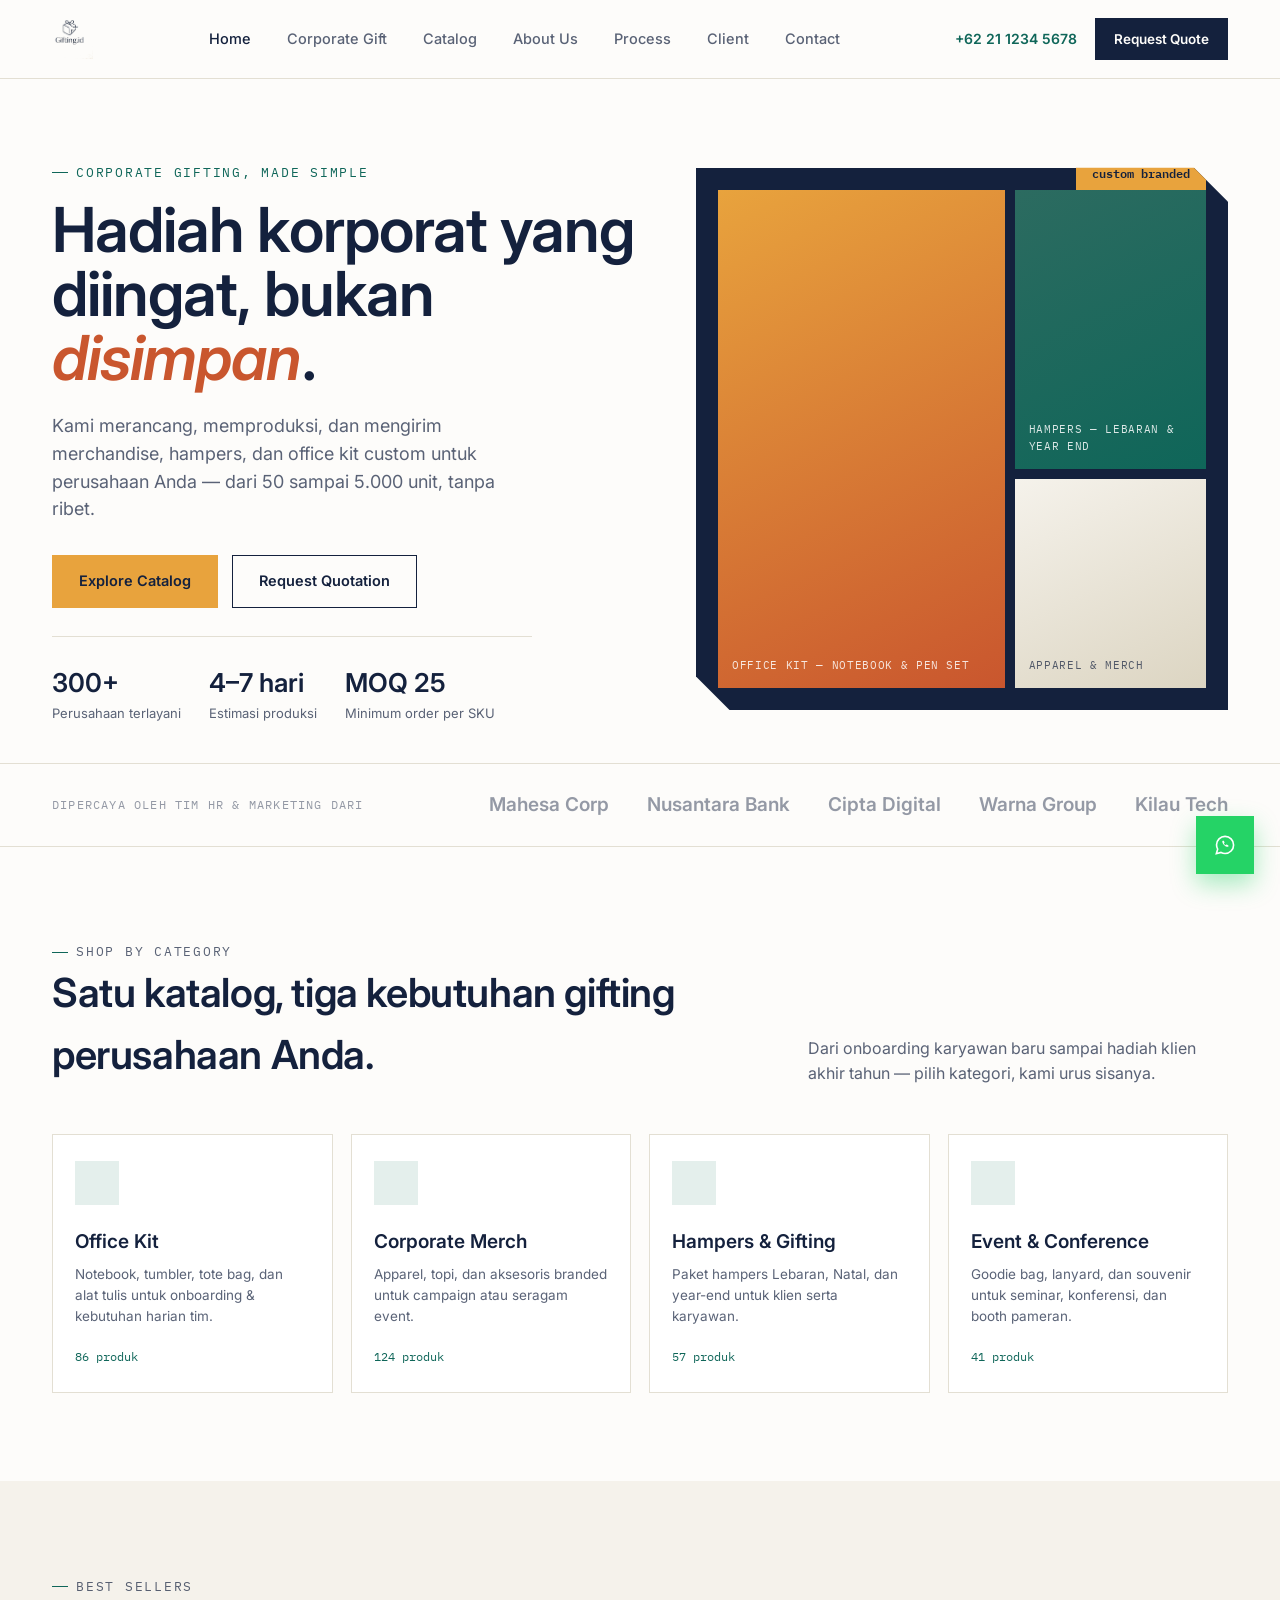
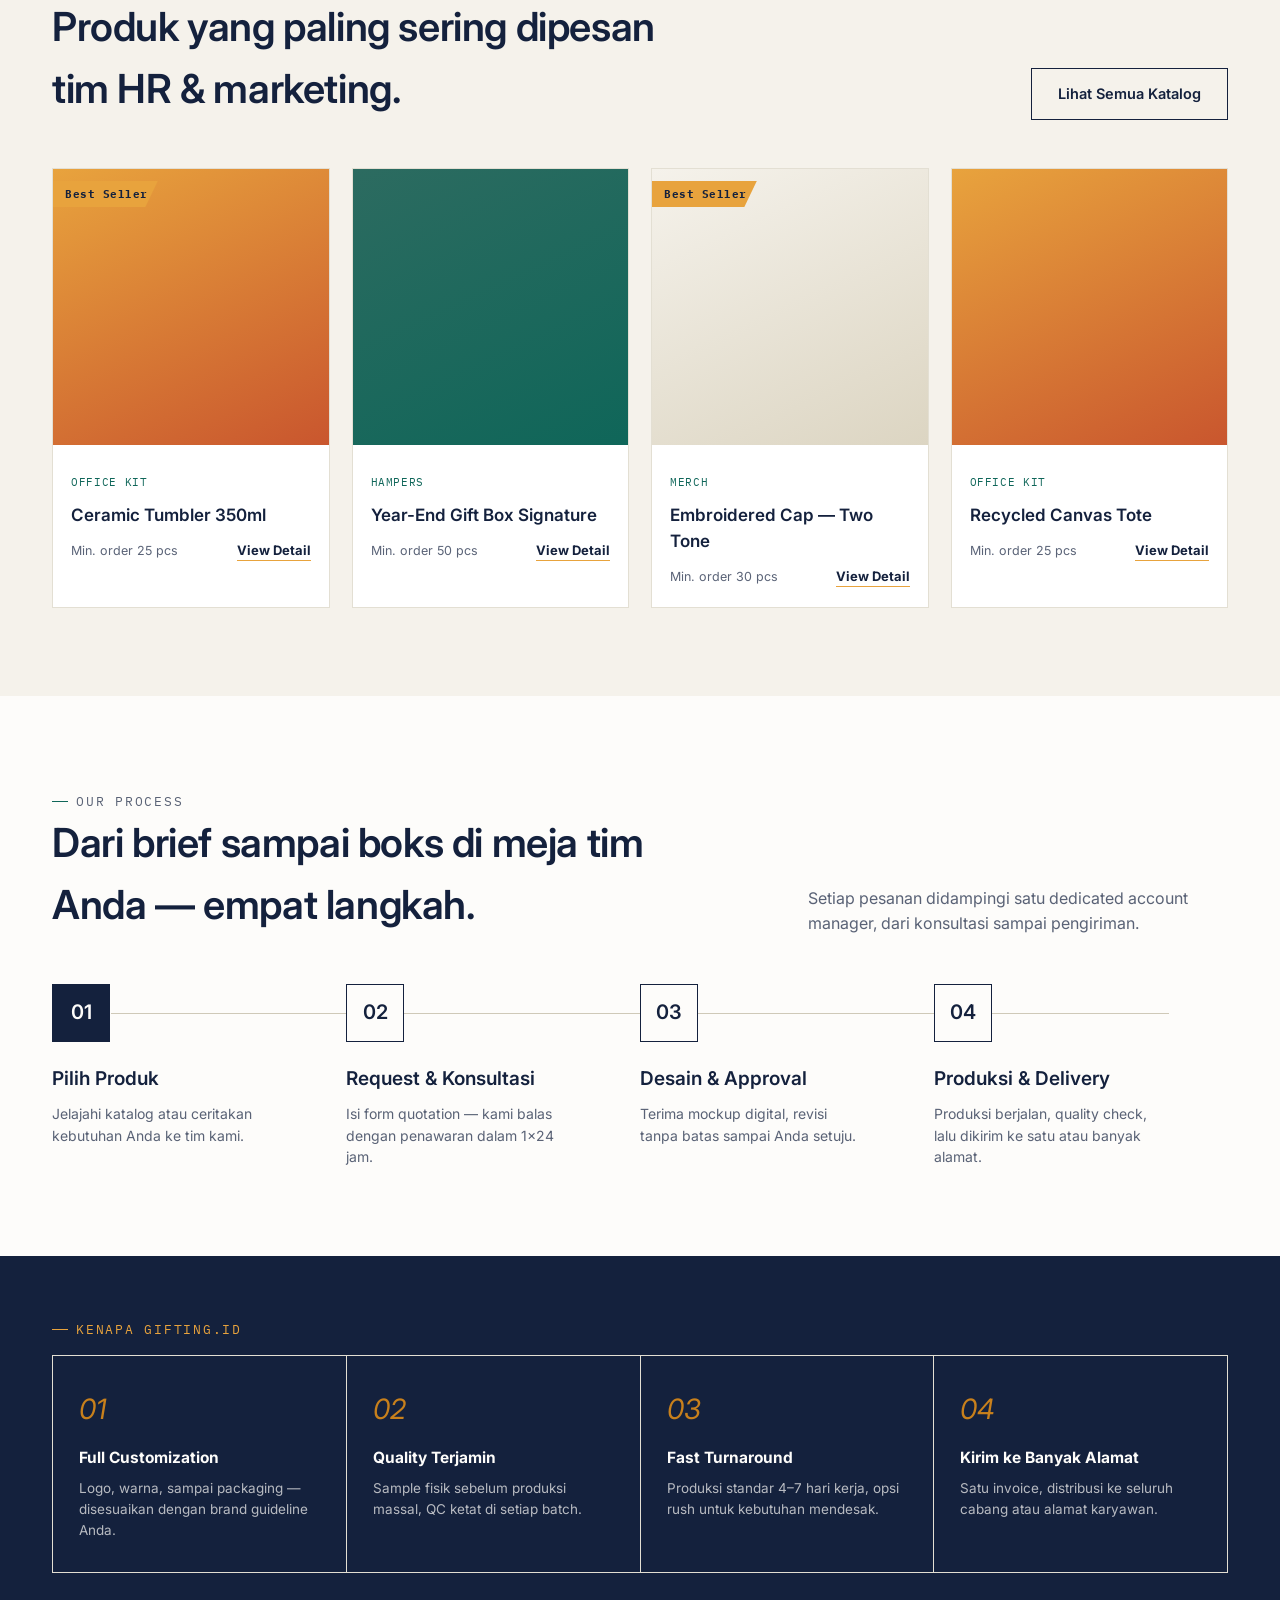
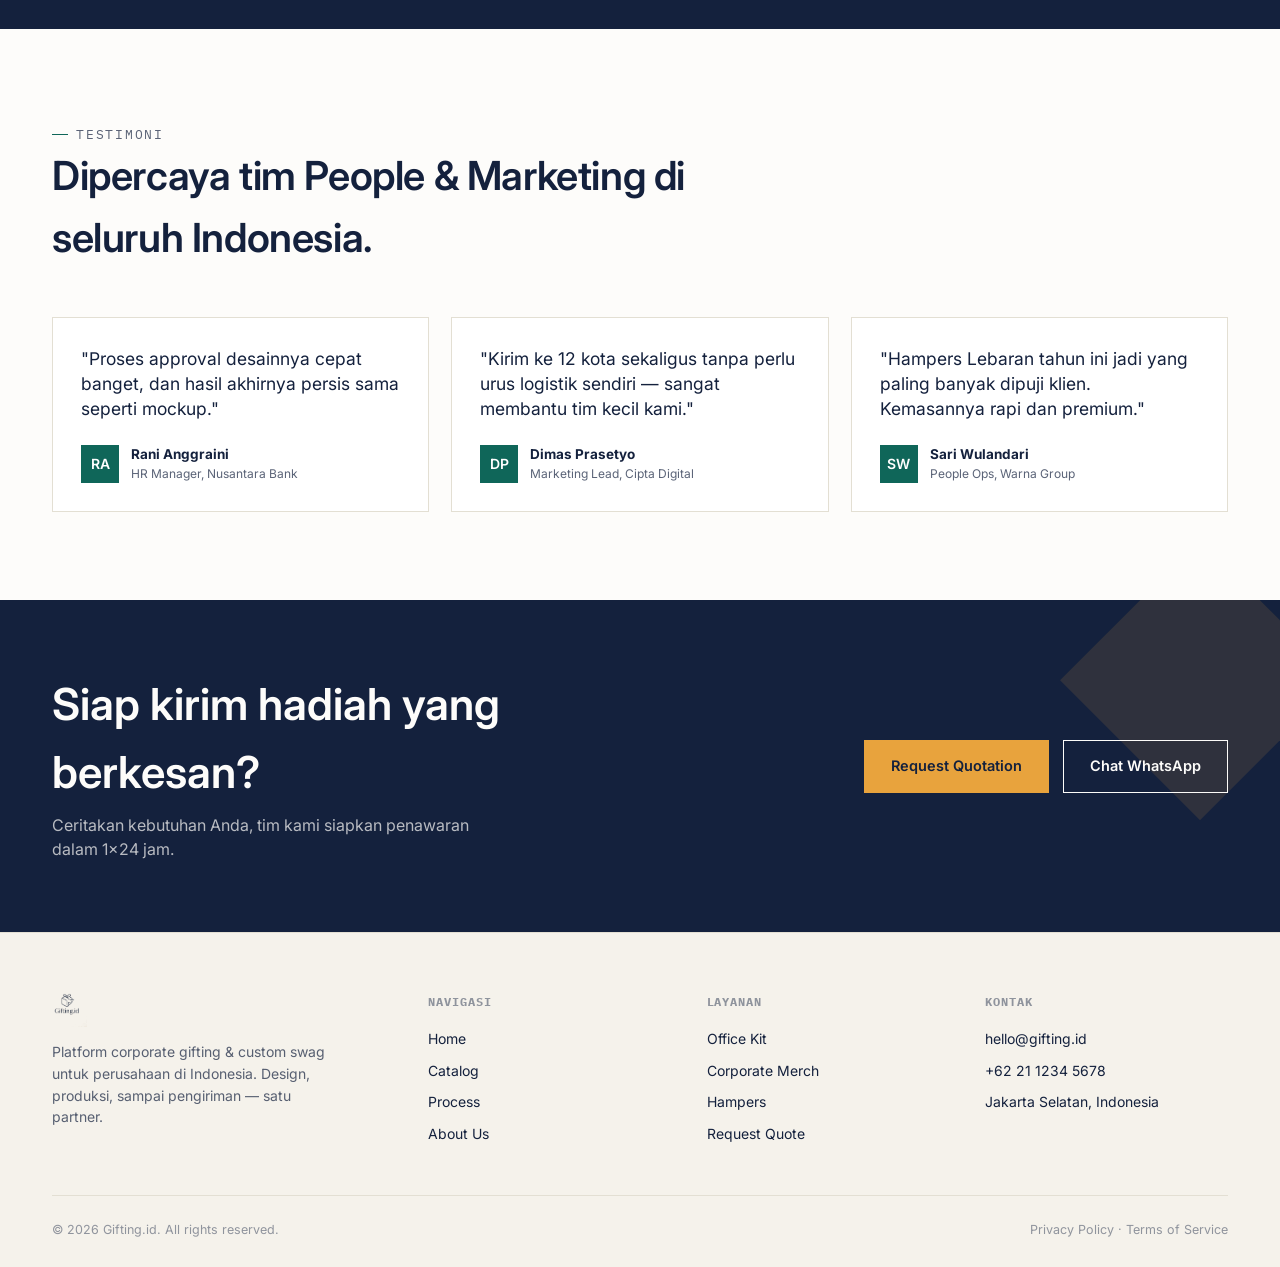
<file: index.html>
<!DOCTYPE html>
<html lang="id">
<head>
<meta charset="UTF-8">
<meta name="viewport" content="width=device-width, initial-scale=1.0">
<title>Gifting.id — Corporate Gifting & Custom Swag</title>
<link rel="preconnect" href="https://fonts.googleapis.com">
<link href="https://fonts.googleapis.com/css2?family=Inter:wght@400;500;600;700&family=IBM+Plex+Mono:wght@500;600&display=swap" rel="stylesheet">
<link href="https://api.fontshare.com/v2/css?f[]=satoshi@400,401,500,501,600,601,700,701&display=swap" rel="stylesheet">
<link rel="stylesheet" href="styles.css">
</head>
<body>

<header class="site-header">
  <div class="wrap header-row">
    <a href="index.html" class="logo"><img src="assets/gifting-logo.png" alt="Gifting.id" class="logo-img"></a>
    <nav class="main-nav">
      <a href="index.html" class="active">Home</a>
      <a href="#corporate-gift">Corporate Gift</a>
      <a href="catalog.html">Catalog</a>
      <a href="about.html">About Us</a>
      <a href="process.html">Process</a>
      <a href="portfolio.html">Client</a>
      <a href="contact.html">Contact</a>
    </nav>
    <div class="header-actions">
      <a href="tel:+622112345678" class="wa-link">+62 21 1234 5678</a>
      <a href="quote.html" class="btn btn-primary tag-cut-sm btn-sm">Request Quote</a>
    </div>
  </div>
</header>

<!-- ============ HERO ============ -->
<section class="hero">
  <div class="wrap hero-grid">
    <div>
      <p class="eyebrow">Corporate Gifting, Made Simple</p>
      <h1>Hadiah korporat yang<br>diingat, bukan <em>disimpan</em>.</h1>
      <p class="lede">Kami merancang, memproduksi, dan mengirim merchandise, hampers, dan office kit custom untuk perusahaan Anda — dari 50 sampai 5.000 unit, tanpa ribet.</p>
      <div class="hero-ctas">
        <a href="catalog.html" class="btn btn-accent tag-cut-sm">Explore Catalog</a>
        <a href="quote.html" class="btn btn-ghost tag-cut-sm">Request Quotation</a>
      </div>
      <div class="hero-meta">
        <div><strong>300+</strong>Perusahaan terlayani</div>
        <div><strong>4–7 hari</strong>Estimasi produksi</div>
        <div><strong>MOQ 25</strong>Minimum order per SKU</div>
      </div>
    </div>
    <div class="hero-visual tag-cut">
      <span class="ribbon-tag tag-cut-sm">custom branded</span>
      <div class="grid-photo">
        <div class="swatch s1"><span>Office Kit — Notebook & Pen Set</span></div>
        <div class="swatch s2"><span>Hampers — Lebaran &amp; Year End</span></div>
        <div class="swatch s3"><span>Apparel &amp; Merch</span></div>
      </div>
    </div>
  </div>
</section>

<!-- ============ TRUST BAR ============ -->
<section class="trust-bar" id="clients">
  <div class="wrap trust-row">
    <span class="trust-label">Dipercaya oleh tim HR &amp; marketing dari</span>
    <div class="logo-strip">
      <span>Mahesa Corp</span><span>Nusantara Bank</span><span>Cipta Digital</span><span>Warna Group</span><span>Kilau Tech</span>
    </div>
  </div>
</section>

<!-- ============ CATEGORY HIGHLIGHT ============ -->
<section class="section" id="corporate-gift">
  <div class="wrap">
    <div class="section-head">
      <div>
        <p class="eyebrow">Shop by Category</p>
        <h2>Satu katalog, tiga kebutuhan gifting perusahaan Anda.</h2>
      </div>
      <p>Dari onboarding karyawan baru sampai hadiah klien akhir tahun — pilih kategori, kami urus sisanya.</p>
    </div>
    <div class="cat-grid">
      <div class="cat-card tag-cut-sm">
        <div class="icon-block tag-cut-sm"></div>
        <h3>Office Kit</h3>
        <p>Notebook, tumbler, tote bag, dan alat tulis untuk onboarding &amp; kebutuhan harian tim.</p>
        <span class="count">86 produk</span>
      </div>
      <div class="cat-card tag-cut-sm">
        <div class="icon-block tag-cut-sm"></div>
        <h3>Corporate Merch</h3>
        <p>Apparel, topi, dan aksesoris branded untuk campaign atau seragam event.</p>
        <span class="count">124 produk</span>
      </div>
      <div class="cat-card tag-cut-sm">
        <div class="icon-block tag-cut-sm"></div>
        <h3>Hampers &amp; Gifting</h3>
        <p>Paket hampers Lebaran, Natal, dan year-end untuk klien serta karyawan.</p>
        <span class="count">57 produk</span>
      </div>
      <div class="cat-card tag-cut-sm">
        <div class="icon-block tag-cut-sm"></div>
        <h3>Event &amp; Conference</h3>
        <p>Goodie bag, lanyard, dan souvenir untuk seminar, konferensi, dan booth pameran.</p>
        <span class="count">41 produk</span>
      </div>
    </div>
  </div>
</section>

<!-- ============ FEATURED PRODUCTS ============ -->
<section class="section section-alt">
  <div class="wrap">
    <div class="section-head">
      <div>
        <p class="eyebrow">Best Sellers</p>
        <h2>Produk yang paling sering dipesan tim HR &amp; marketing.</h2>
      </div>
      <a href="catalog.html" class="btn btn-ghost tag-cut-sm">Lihat Semua Katalog</a>
    </div>
    <div class="product-grid">
      <div class="product-card">
        <div class="product-thumb s1 tag-cut-sm"><span class="best-seller">Best Seller</span></div>
        <div class="product-body">
          <p class="p-cat">Office Kit</p>
          <h4>Ceramic Tumbler 350ml</h4>
          <div class="p-foot">
            <span class="p-moq">Min. order 25 pcs</span>
            <a href="#" class="view-link">View Detail</a>
          </div>
        </div>
      </div>
      <div class="product-card">
        <div class="product-thumb s2 tag-cut-sm"></div>
        <div class="product-body">
          <p class="p-cat">Hampers</p>
          <h4>Year-End Gift Box Signature</h4>
          <div class="p-foot">
            <span class="p-moq">Min. order 50 pcs</span>
            <a href="#" class="view-link">View Detail</a>
          </div>
        </div>
      </div>
      <div class="product-card">
        <div class="product-thumb s3 tag-cut-sm"><span class="best-seller">Best Seller</span></div>
        <div class="product-body">
          <p class="p-cat">Merch</p>
          <h4>Embroidered Cap — Two Tone</h4>
          <div class="p-foot">
            <span class="p-moq">Min. order 30 pcs</span>
            <a href="#" class="view-link">View Detail</a>
          </div>
        </div>
      </div>
      <div class="product-card">
        <div class="product-thumb s1 tag-cut-sm"></div>
        <div class="product-body">
          <p class="p-cat">Office Kit</p>
          <h4>Recycled Canvas Tote</h4>
          <div class="p-foot">
            <span class="p-moq">Min. order 25 pcs</span>
            <a href="#" class="view-link">View Detail</a>
          </div>
        </div>
      </div>
    </div>
  </div>
</section>

<!-- ============ HOW IT WORKS ============ -->
<section class="section" id="process">
  <div class="wrap">
    <div class="section-head">
      <div>
        <p class="eyebrow">Our Process</p>
        <h2>Dari brief sampai boks di meja tim Anda — empat langkah.</h2>
      </div>
      <p>Setiap pesanan didampingi satu dedicated account manager, dari konsultasi sampai pengiriman.</p>
    </div>
    <div class="process-rail">
      <div class="process-step">
        <div class="num">01</div>
        <h3>Pilih Produk</h3>
        <p>Jelajahi katalog atau ceritakan kebutuhan Anda ke tim kami.</p>
      </div>
      <div class="process-step">
        <div class="num">02</div>
        <h3>Request &amp; Konsultasi</h3>
        <p>Isi form quotation — kami balas dengan penawaran dalam 1x24 jam.</p>
      </div>
      <div class="process-step">
        <div class="num">03</div>
        <h3>Desain &amp; Approval</h3>
        <p>Terima mockup digital, revisi tanpa batas sampai Anda setuju.</p>
      </div>
      <div class="process-step">
        <div class="num">04</div>
        <h3>Produksi &amp; Delivery</h3>
        <p>Produksi berjalan, quality check, lalu dikirim ke satu atau banyak alamat.</p>
      </div>
    </div>
  </div>
</section>

<!-- ============ USP ============ -->
<section class="section-tight section-dark">
  <div class="wrap">
    <p class="eyebrow">Kenapa Gifting.id</p>
    <div class="usp-grid">
      <div class="usp-card" style="background:var(--ink); color:var(--paper);">
        <p class="mark">01</p>
        <h4 style="color:var(--paper)">Full Customization</h4>
        <p style="color:rgba(253,252,250,.7)">Logo, warna, sampai packaging — disesuaikan dengan brand guideline Anda.</p>
      </div>
      <div class="usp-card" style="background:var(--ink); color:var(--paper);">
        <p class="mark">02</p>
        <h4 style="color:var(--paper)">Quality Terjamin</h4>
        <p style="color:rgba(253,252,250,.7)">Sample fisik sebelum produksi massal, QC ketat di setiap batch.</p>
      </div>
      <div class="usp-card" style="background:var(--ink); color:var(--paper);">
        <p class="mark">03</p>
        <h4 style="color:var(--paper)">Fast Turnaround</h4>
        <p style="color:rgba(253,252,250,.7)">Produksi standar 4–7 hari kerja, opsi rush untuk kebutuhan mendesak.</p>
      </div>
      <div class="usp-card" style="background:var(--ink); color:var(--paper);">
        <p class="mark">04</p>
        <h4 style="color:var(--paper)">Kirim ke Banyak Alamat</h4>
        <p style="color:rgba(253,252,250,.7)">Satu invoice, distribusi ke seluruh cabang atau alamat karyawan.</p>
      </div>
    </div>
  </div>
</section>

<!-- ============ TESTIMONIALS ============ -->
<section class="section" id="about">
  <div class="wrap">
    <div class="section-head">
      <div>
        <p class="eyebrow">Testimoni</p>
        <h2>Dipercaya tim People &amp; Marketing di seluruh Indonesia.</h2>
      </div>
    </div>
    <div class="testi-grid">
      <div class="testi-card tag-cut-sm">
        <p class="quote">"Proses approval desainnya cepat banget, dan hasil akhirnya persis sama seperti mockup."</p>
        <div class="who">
          <div class="avatar tag-cut-sm">RA</div>
          <div><span class="name">Rani Anggraini</span><span class="role">HR Manager, Nusantara Bank</span></div>
        </div>
      </div>
      <div class="testi-card tag-cut-sm">
        <p class="quote">"Kirim ke 12 kota sekaligus tanpa perlu urus logistik sendiri — sangat membantu tim kecil kami."</p>
        <div class="who">
          <div class="avatar tag-cut-sm">DP</div>
          <div><span class="name">Dimas Prasetyo</span><span class="role">Marketing Lead, Cipta Digital</span></div>
        </div>
      </div>
      <div class="testi-card tag-cut-sm">
        <p class="quote">"Hampers Lebaran tahun ini jadi yang paling banyak dipuji klien. Kemasannya rapi dan premium."</p>
        <div class="who">
          <div class="avatar tag-cut-sm">SW</div>
          <div><span class="name">Sari Wulandari</span><span class="role">People Ops, Warna Group</span></div>
        </div>
      </div>
    </div>
  </div>
</section>

<!-- ============ FINAL CTA ============ -->
<section class="final-cta" id="contact">
  <div class="ribbon-deco"></div>
  <div class="wrap final-cta-inner">
    <div>
      <h2>Siap kirim hadiah yang berkesan?</h2>
      <p>Ceritakan kebutuhan Anda, tim kami siapkan penawaran dalam 1x24 jam.</p>
    </div>
    <div class="hero-ctas" style="margin:0;">
      <a href="quote.html" class="btn btn-accent tag-cut-sm">Request Quotation</a>
      <a href="#" class="btn btn-ghost tag-cut-sm" style="border-color:var(--paper); color:var(--paper);">Chat WhatsApp</a>
    </div>
  </div>
</section>

<footer class="site-footer">
  <div class="wrap">
    <div class="footer-grid">
      <div class="footer-brand">
        <a href="index.html" class="logo"><img src="assets/gifting-logo.png" alt="Gifting.id" class="logo-img"></a>
        <p>Platform corporate gifting &amp; custom swag untuk perusahaan di Indonesia. Design, produksi, sampai pengiriman — satu partner.</p>
      </div>
      <div>
        <h5>Navigasi</h5>
        <ul>
          <li><a href="index.html">Home</a></li>
          <li><a href="catalog.html">Catalog</a></li>
          <li><a href="process.html">Process</a></li>
          <li><a href="about.html">About Us</a></li>
        </ul>
      </div>
      <div>
        <h5>Layanan</h5>
        <ul>
          <li><a href="#corporate-gift">Office Kit</a></li>
          <li><a href="#corporate-gift">Corporate Merch</a></li>
          <li><a href="#corporate-gift">Hampers</a></li>
          <li><a href="quote.html">Request Quote</a></li>
        </ul>
      </div>
      <div>
        <h5>Kontak</h5>
        <ul>
          <li>hello@gifting.id</li>
          <li>+62 21 1234 5678</li>
          <li>Jakarta Selatan, Indonesia</li>
        </ul>
      </div>
    </div>
    <div class="footer-bottom">
      <span>© 2026 Gifting.id. All rights reserved.</span>
      <span>Privacy Policy · Terms of Service</span>
    </div>
  </div>
</footer>

<a href="#" class="wa-float tag-cut-sm" aria-label="Chat WhatsApp">
  <svg viewBox="0 0 24 24" fill="none" xmlns="http://www.w3.org/2000/svg"><path d="M17.6 6.32A7.85 7.85 0 0 0 12.05 4c-4.34 0-7.87 3.53-7.87 7.87 0 1.39.36 2.74 1.05 3.93L4 20l4.32-1.13a7.86 7.86 0 0 0 3.73.95h0c4.34 0 7.87-3.53 7.87-7.87 0-2.1-.82-4.08-2.32-5.58v-.05Z" stroke="#fff" stroke-width="1.5"/><path d="M9.5 8.5c0-.28.22-.5.5-.5h.6c.2 0 .38.12.45.3l.5 1.3c.07.18.03.38-.1.52l-.5.5c.3.7.9 1.3 1.6 1.6l.5-.5c.14-.13.34-.17.52-.1l1.3.5c.18.07.3.25.3.45v.6c0 .28-.22.5-.5.5-2.5 0-5.2-2.7-5.2-5.2Z" fill="#fff"/></svg>
</a>

</body>
</html>
</file>
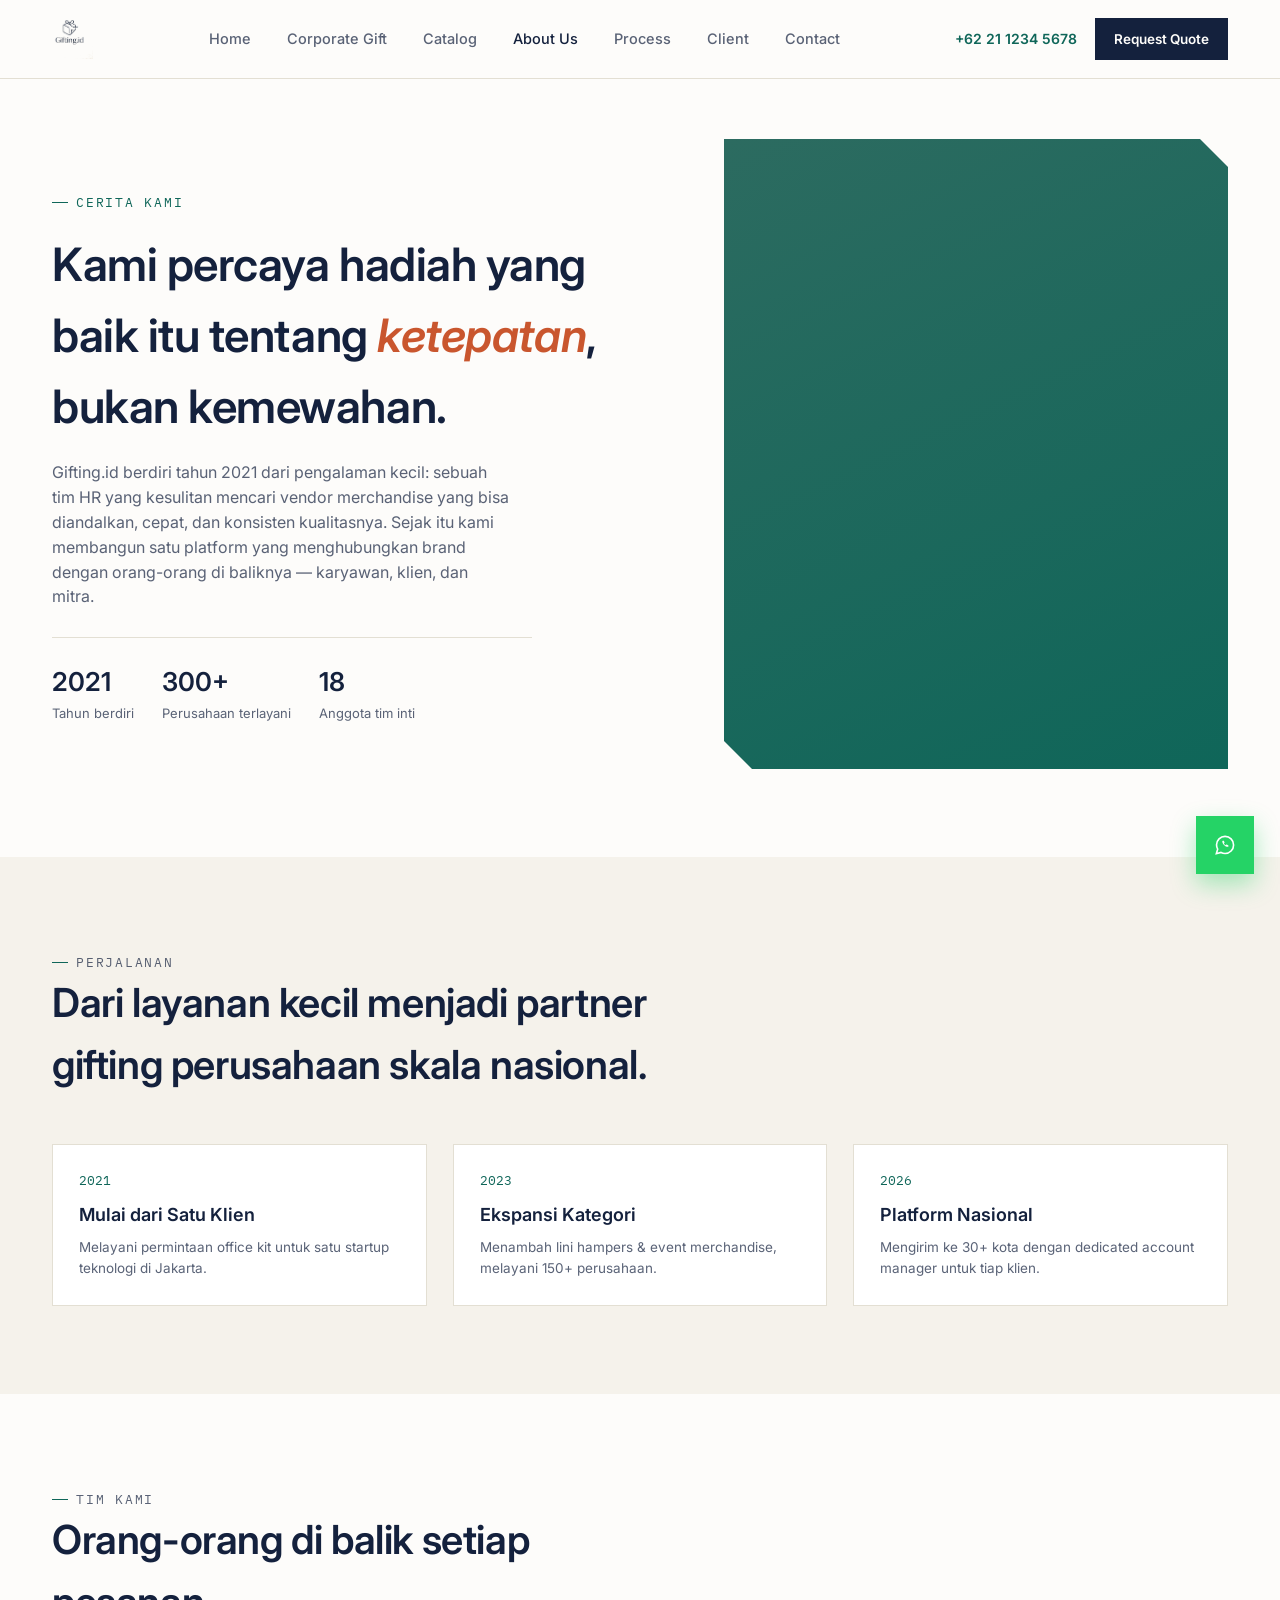
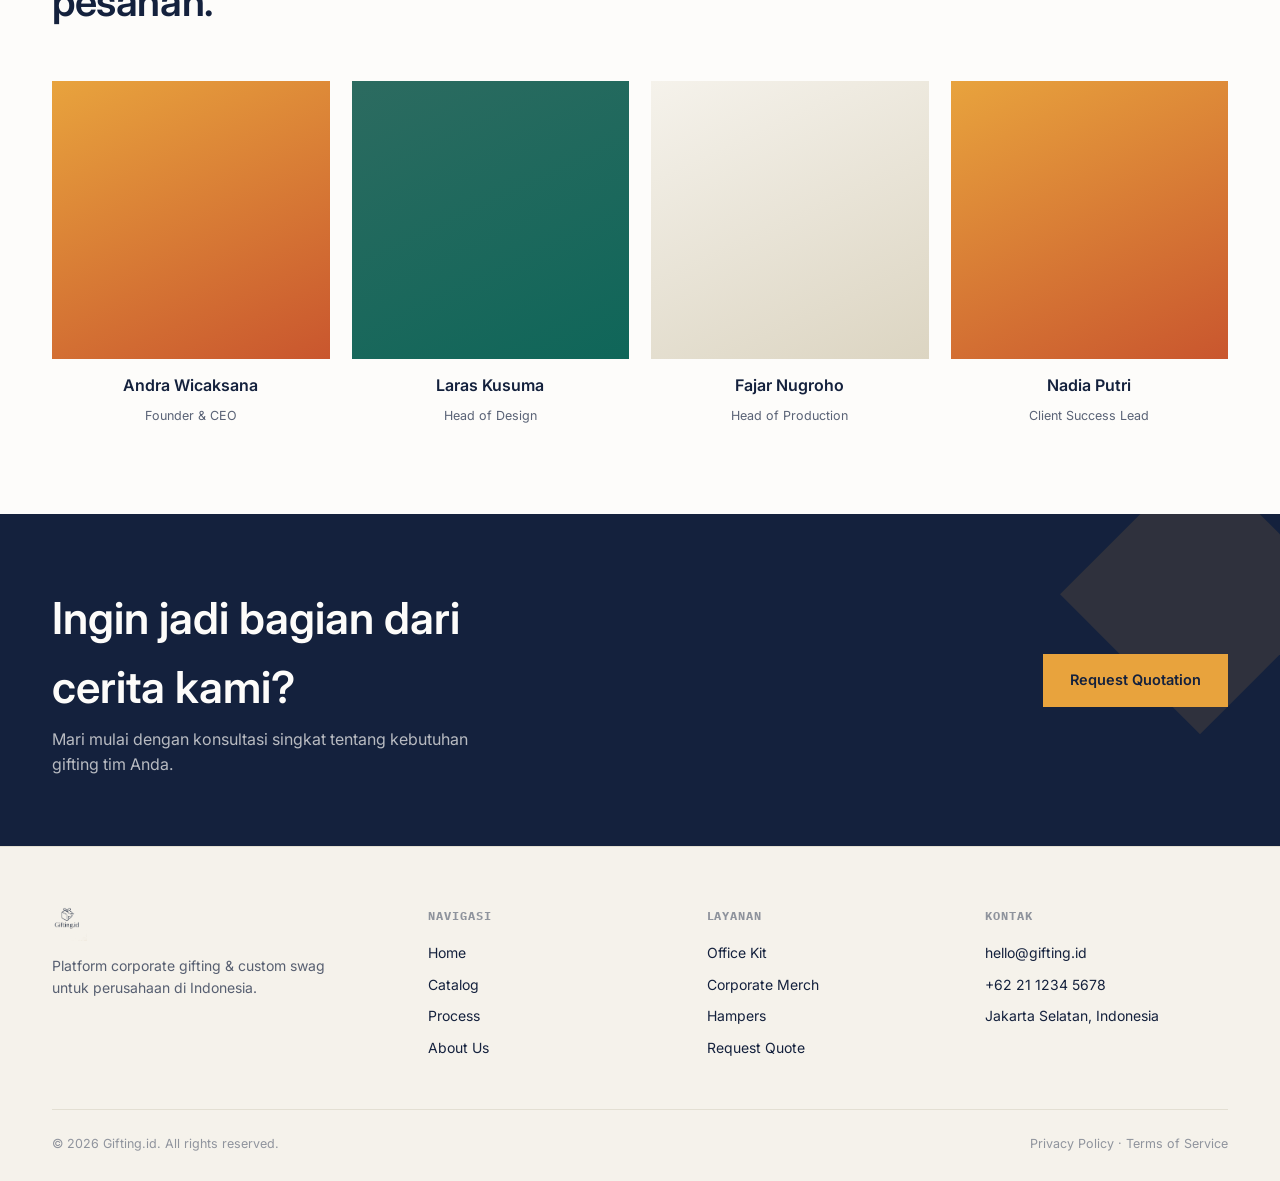
<file: about.html>
<!DOCTYPE html>
<html lang="id">
<head>
<meta charset="UTF-8">
<meta name="viewport" content="width=device-width, initial-scale=1.0">
<title>About Us — Gifting.id</title>
<link rel="preconnect" href="https://fonts.googleapis.com">
<link href="https://fonts.googleapis.com/css2?family=Inter:wght@400;500;600;700&family=IBM+Plex+Mono:wght@500;600&display=swap" rel="stylesheet">
<link href="https://api.fontshare.com/v2/css?f[]=satoshi@400,401,500,501,600,601,700,701&display=swap" rel="stylesheet">
<link rel="stylesheet" href="styles.css">
</head>
<body>

<header class="site-header">
  <div class="wrap header-row">
    <a href="index.html" class="logo"><img src="assets/gifting-logo.png" alt="Gifting.id" class="logo-img"></a>
    <nav class="main-nav">
      <a href="index.html">Home</a>
      <a href="index.html#corporate-gift">Corporate Gift</a>
      <a href="catalog.html">Catalog</a>
      <a href="about.html" class="active">About Us</a>
      <a href="process.html">Process</a>
      <a href="portfolio.html">Client</a>
      <a href="contact.html">Contact</a>
    </nav>
    <div class="header-actions">
      <a href="tel:+622112345678" class="wa-link">+62 21 1234 5678</a>
      <a href="quote.html" class="btn btn-primary tag-cut-sm btn-sm">Request Quote</a>
    </div>
  </div>
</header>

<section class="section" style="padding-top:60px;">
  <div class="wrap about-hero-split">
    <div>
      <p class="eyebrow">Cerita Kami</p>
      <h1 style="font-family:var(--serif); font-size:clamp(30px,4vw,46px); font-weight:600; letter-spacing:-.01em; margin:0 0 18px;">Kami percaya hadiah yang baik itu tentang <em style="font-style:italic; color:var(--clay);">ketepatan</em>, bukan kemewahan.</h1>
      <p style="color:var(--ink-70); max-width:460px; margin:0 0 28px;">Gifting.id berdiri tahun 2021 dari pengalaman kecil: sebuah tim HR yang kesulitan mencari vendor merchandise yang bisa diandalkan, cepat, dan konsisten kualitasnya. Sejak itu kami membangun satu platform yang menghubungkan brand dengan orang-orang di baliknya — karyawan, klien, dan mitra.</p>
      <div class="hero-meta" style="border-top:1px solid var(--line); padding-top:24px;">
        <div><strong>2021</strong>Tahun berdiri</div>
        <div><strong>300+</strong>Perusahaan terlayani</div>
        <div><strong>18</strong>Anggota tim inti</div>
      </div>
    </div>
    <div class="visual-block s2 tag-cut"></div>
  </div>
</section>

<section class="section section-alt">
  <div class="wrap">
    <div class="section-head">
      <div>
        <p class="eyebrow">Perjalanan</p>
        <h2>Dari layanan kecil menjadi partner gifting perusahaan skala nasional.</h2>
      </div>
    </div>
    <div class="story-timeline">
      <div class="story-card">
        <span class="yr">2021</span>
        <h4>Mulai dari Satu Klien</h4>
        <p>Melayani permintaan office kit untuk satu startup teknologi di Jakarta.</p>
      </div>
      <div class="story-card">
        <span class="yr">2023</span>
        <h4>Ekspansi Kategori</h4>
        <p>Menambah lini hampers &amp; event merchandise, melayani 150+ perusahaan.</p>
      </div>
      <div class="story-card">
        <span class="yr">2026</span>
        <h4>Platform Nasional</h4>
        <p>Mengirim ke 30+ kota dengan dedicated account manager untuk tiap klien.</p>
      </div>
    </div>
  </div>
</section>

<section class="section">
  <div class="wrap">
    <div class="section-head">
      <div>
        <p class="eyebrow">Tim Kami</p>
        <h2>Orang-orang di balik setiap pesanan.</h2>
      </div>
    </div>
    <div class="team-grid">
      <div class="team-card"><div class="photo s1"></div><h4>Andra Wicaksana</h4><span>Founder &amp; CEO</span></div>
      <div class="team-card"><div class="photo s2"></div><h4>Laras Kusuma</h4><span>Head of Design</span></div>
      <div class="team-card"><div class="photo s3"></div><h4>Fajar Nugroho</h4><span>Head of Production</span></div>
      <div class="team-card"><div class="photo s1"></div><h4>Nadia Putri</h4><span>Client Success Lead</span></div>
    </div>
  </div>
</section>

<section class="final-cta">
  <div class="ribbon-deco"></div>
  <div class="wrap final-cta-inner">
    <div>
      <h2>Ingin jadi bagian dari cerita kami?</h2>
      <p>Mari mulai dengan konsultasi singkat tentang kebutuhan gifting tim Anda.</p>
    </div>
    <div class="hero-ctas" style="margin:0;">
      <a href="quote.html" class="btn btn-accent tag-cut-sm">Request Quotation</a>
    </div>
  </div>
</section>

<footer class="site-footer">
  <div class="wrap">
    <div class="footer-grid">
      <div class="footer-brand">
        <a href="index.html" class="logo"><img src="assets/gifting-logo.png" alt="Gifting.id" class="logo-img"></a>
        <p>Platform corporate gifting &amp; custom swag untuk perusahaan di Indonesia.</p>
      </div>
      <div>
        <h5>Navigasi</h5>
        <ul><li><a href="index.html">Home</a></li><li><a href="catalog.html">Catalog</a></li><li><a href="process.html">Process</a></li><li><a href="about.html">About Us</a></li></ul>
      </div>
      <div>
        <h5>Layanan</h5>
        <ul><li><a href="index.html#corporate-gift">Office Kit</a></li><li><a href="index.html#corporate-gift">Corporate Merch</a></li><li><a href="index.html#corporate-gift">Hampers</a></li><li><a href="quote.html">Request Quote</a></li></ul>
      </div>
      <div>
        <h5>Kontak</h5>
        <ul><li>hello@gifting.id</li><li>+62 21 1234 5678</li><li>Jakarta Selatan, Indonesia</li></ul>
      </div>
    </div>
    <div class="footer-bottom">
      <span>© 2026 Gifting.id. All rights reserved.</span>
      <span>Privacy Policy · Terms of Service</span>
    </div>
  </div>
</footer>

<a href="#" class="wa-float tag-cut-sm" aria-label="Chat WhatsApp">
  <svg viewBox="0 0 24 24" fill="none" xmlns="http://www.w3.org/2000/svg"><path d="M17.6 6.32A7.85 7.85 0 0 0 12.05 4c-4.34 0-7.87 3.53-7.87 7.87 0 1.39.36 2.74 1.05 3.93L4 20l4.32-1.13a7.86 7.86 0 0 0 3.73.95h0c4.34 0 7.87-3.53 7.87-7.87 0-2.1-.82-4.08-2.32-5.58v-.05Z" stroke="#fff" stroke-width="1.5"/><path d="M9.5 8.5c0-.28.22-.5.5-.5h.6c.2 0 .38.12.45.3l.5 1.3c.07.18.03.38-.1.52l-.5.5c.3.7.9 1.3 1.6 1.6l.5-.5c.14-.13.34-.17.52-.1l1.3.5c.18.07.3.25.3.45v.6c0 .28-.22.5-.5.5-2.5 0-5.2-2.7-5.2-5.2Z" fill="#fff"/></svg>
</a>

</body>
</html>
</file>
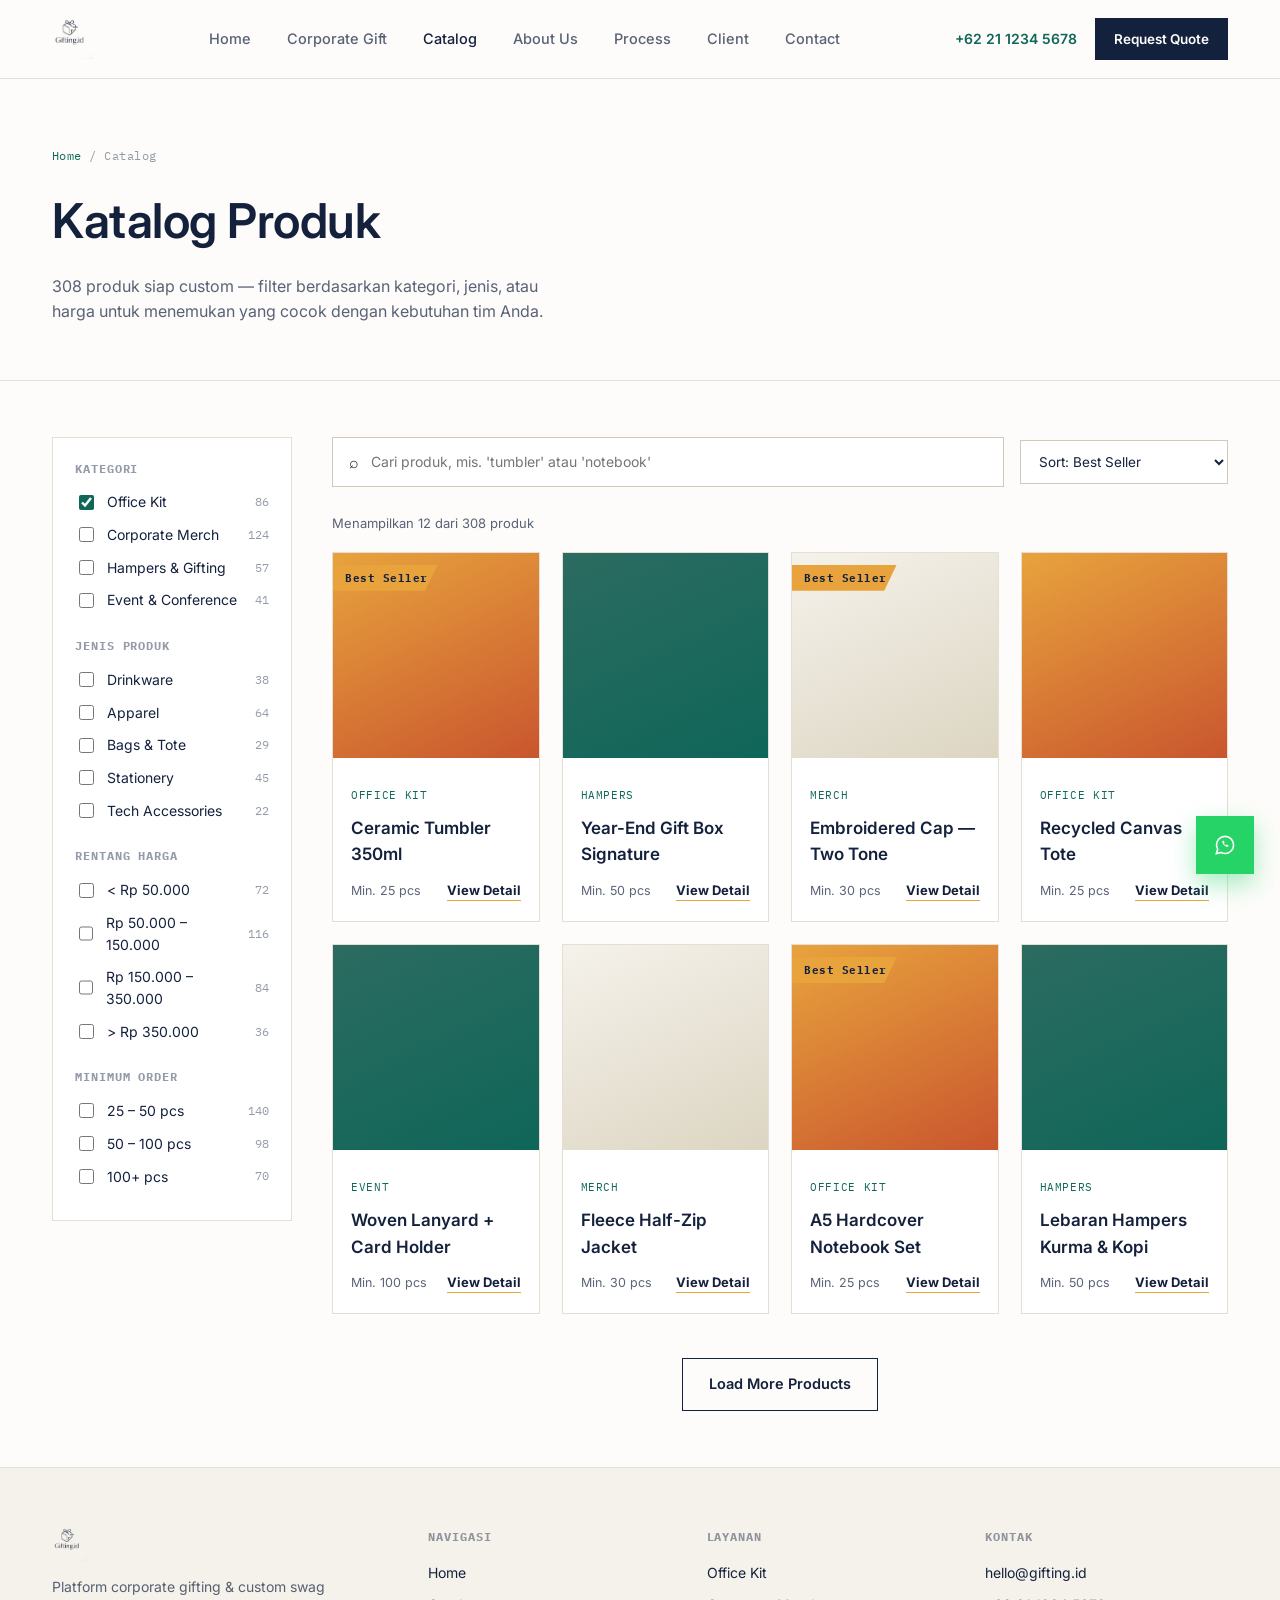
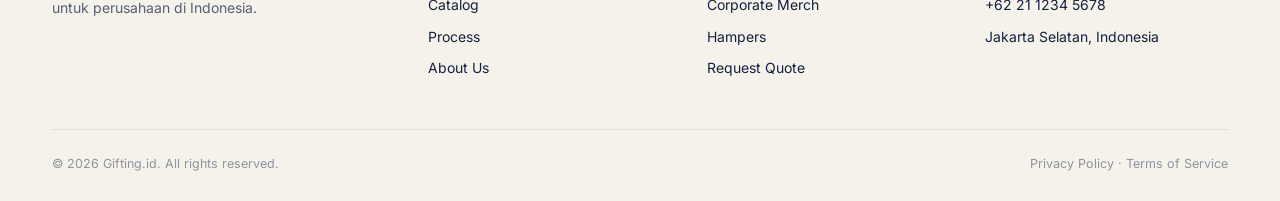
<file: catalog.html>
<!DOCTYPE html>
<html lang="id">
<head>
<meta charset="UTF-8">
<meta name="viewport" content="width=device-width, initial-scale=1.0">
<title>Catalog — Gifting.id</title>
<link rel="preconnect" href="https://fonts.googleapis.com">
<link href="https://fonts.googleapis.com/css2?family=Inter:wght@400;500;600;700&family=IBM+Plex+Mono:wght@500;600&display=swap" rel="stylesheet">
<link href="https://api.fontshare.com/v2/css?f[]=satoshi@400,401,500,501,600,601,700,701&display=swap" rel="stylesheet">
<link rel="stylesheet" href="styles.css">
</head>
<body>

<header class="site-header">
  <div class="wrap header-row">
    <a href="index.html" class="logo"><img src="assets/gifting-logo.png" alt="Gifting.id" class="logo-img"></a>
    <nav class="main-nav">
      <a href="index.html">Home</a>
      <a href="index.html#corporate-gift">Corporate Gift</a>
      <a href="catalog.html" class="active">Catalog</a>
      <a href="about.html">About Us</a>
      <a href="process.html">Process</a>
      <a href="portfolio.html">Client</a>
      <a href="contact.html">Contact</a>
    </nav>
    <div class="header-actions">
      <a href="tel:+622112345678" class="wa-link">+62 21 1234 5678</a>
      <a href="quote.html" class="btn btn-primary tag-cut-sm btn-sm">Request Quote</a>
    </div>
  </div>
</header>

<section class="page-hero">
  <div class="wrap">
    <p class="breadcrumb"><a href="index.html">Home</a> / Catalog</p>
    <h1>Katalog Produk</h1>
    <p style="color:var(--ink-70); max-width:520px;">308 produk siap custom — filter berdasarkan kategori, jenis, atau harga untuk menemukan yang cocok dengan kebutuhan tim Anda.</p>
  </div>
</section>

<section class="section-tight">
  <div class="wrap catalog-layout">

    <aside class="filter-panel">
      <div class="filter-group">
        <h5>Kategori</h5>
        <label class="filter-opt"><input type="checkbox" checked> Office Kit <span class="n">86</span></label>
        <label class="filter-opt"><input type="checkbox"> Corporate Merch <span class="n">124</span></label>
        <label class="filter-opt"><input type="checkbox"> Hampers &amp; Gifting <span class="n">57</span></label>
        <label class="filter-opt"><input type="checkbox"> Event &amp; Conference <span class="n">41</span></label>
      </div>
      <div class="filter-group">
        <h5>Jenis Produk</h5>
        <label class="filter-opt"><input type="checkbox"> Drinkware <span class="n">38</span></label>
        <label class="filter-opt"><input type="checkbox"> Apparel <span class="n">64</span></label>
        <label class="filter-opt"><input type="checkbox"> Bags &amp; Tote <span class="n">29</span></label>
        <label class="filter-opt"><input type="checkbox"> Stationery <span class="n">45</span></label>
        <label class="filter-opt"><input type="checkbox"> Tech Accessories <span class="n">22</span></label>
      </div>
      <div class="filter-group">
        <h5>Rentang Harga</h5>
        <label class="filter-opt"><input type="checkbox"> &lt; Rp 50.000 <span class="n">72</span></label>
        <label class="filter-opt"><input type="checkbox"> Rp 50.000 – 150.000 <span class="n">116</span></label>
        <label class="filter-opt"><input type="checkbox"> Rp 150.000 – 350.000 <span class="n">84</span></label>
        <label class="filter-opt"><input type="checkbox"> &gt; Rp 350.000 <span class="n">36</span></label>
      </div>
      <div class="filter-group">
        <h5>Minimum Order</h5>
        <label class="filter-opt"><input type="checkbox"> 25 – 50 pcs <span class="n">140</span></label>
        <label class="filter-opt"><input type="checkbox"> 50 – 100 pcs <span class="n">98</span></label>
        <label class="filter-opt"><input type="checkbox"> 100+ pcs <span class="n">70</span></label>
      </div>
    </aside>

    <div>
      <div class="catalog-toolbar">
        <div class="search-box">
          <span>⌕</span>
          <input type="text" placeholder="Cari produk, mis. 'tumbler' atau 'notebook'">
        </div>
        <select class="sort-select">
          <option>Sort: Best Seller</option>
          <option>Harga: Rendah ke Tinggi</option>
          <option>Harga: Tinggi ke Rendah</option>
          <option>Terbaru</option>
        </select>
      </div>
      <p class="results-count">Menampilkan 12 dari 308 produk</p>

      <div class="product-grid">
        <div class="product-card">
          <div class="product-thumb s1 tag-cut-sm"><span class="best-seller">Best Seller</span></div>
          <div class="product-body">
            <p class="p-cat">Office Kit</p>
            <h4>Ceramic Tumbler 350ml</h4>
            <div class="p-foot"><span class="p-moq">Min. 25 pcs</span><a href="#" class="view-link">View Detail</a></div>
          </div>
        </div>
        <div class="product-card">
          <div class="product-thumb s2 tag-cut-sm"></div>
          <div class="product-body">
            <p class="p-cat">Hampers</p>
            <h4>Year-End Gift Box Signature</h4>
            <div class="p-foot"><span class="p-moq">Min. 50 pcs</span><a href="#" class="view-link">View Detail</a></div>
          </div>
        </div>
        <div class="product-card">
          <div class="product-thumb s3 tag-cut-sm"><span class="best-seller">Best Seller</span></div>
          <div class="product-body">
            <p class="p-cat">Merch</p>
            <h4>Embroidered Cap — Two Tone</h4>
            <div class="p-foot"><span class="p-moq">Min. 30 pcs</span><a href="#" class="view-link">View Detail</a></div>
          </div>
        </div>
        <div class="product-card">
          <div class="product-thumb s1 tag-cut-sm"></div>
          <div class="product-body">
            <p class="p-cat">Office Kit</p>
            <h4>Recycled Canvas Tote</h4>
            <div class="p-foot"><span class="p-moq">Min. 25 pcs</span><a href="#" class="view-link">View Detail</a></div>
          </div>
        </div>
        <div class="product-card">
          <div class="product-thumb s2 tag-cut-sm"></div>
          <div class="product-body">
            <p class="p-cat">Event</p>
            <h4>Woven Lanyard + Card Holder</h4>
            <div class="p-foot"><span class="p-moq">Min. 100 pcs</span><a href="#" class="view-link">View Detail</a></div>
          </div>
        </div>
        <div class="product-card">
          <div class="product-thumb s3 tag-cut-sm"></div>
          <div class="product-body">
            <p class="p-cat">Merch</p>
            <h4>Fleece Half-Zip Jacket</h4>
            <div class="p-foot"><span class="p-moq">Min. 30 pcs</span><a href="#" class="view-link">View Detail</a></div>
          </div>
        </div>
        <div class="product-card">
          <div class="product-thumb s1 tag-cut-sm"><span class="best-seller">Best Seller</span></div>
          <div class="product-body">
            <p class="p-cat">Office Kit</p>
            <h4>A5 Hardcover Notebook Set</h4>
            <div class="p-foot"><span class="p-moq">Min. 25 pcs</span><a href="#" class="view-link">View Detail</a></div>
          </div>
        </div>
        <div class="product-card">
          <div class="product-thumb s2 tag-cut-sm"></div>
          <div class="product-body">
            <p class="p-cat">Hampers</p>
            <h4>Lebaran Hampers Kurma &amp; Kopi</h4>
            <div class="p-foot"><span class="p-moq">Min. 50 pcs</span><a href="#" class="view-link">View Detail</a></div>
          </div>
        </div>
      </div>

      <div style="display:flex; justify-content:center; margin-top:44px;">
        <a href="#" class="btn btn-ghost tag-cut-sm">Load More Products</a>
      </div>
    </div>
  </div>
</section>

<footer class="site-footer">
  <div class="wrap">
    <div class="footer-grid">
      <div class="footer-brand">
        <a href="index.html" class="logo"><img src="assets/gifting-logo.png" alt="Gifting.id" class="logo-img"></a>
        <p>Platform corporate gifting &amp; custom swag untuk perusahaan di Indonesia.</p>
      </div>
      <div>
        <h5>Navigasi</h5>
        <ul>
          <li><a href="index.html">Home</a></li>
          <li><a href="catalog.html">Catalog</a></li>
          <li><a href="process.html">Process</a></li>
          <li><a href="about.html">About Us</a></li>
        </ul>
      </div>
      <div>
        <h5>Layanan</h5>
        <ul>
          <li><a href="index.html#corporate-gift">Office Kit</a></li>
          <li><a href="index.html#corporate-gift">Corporate Merch</a></li>
          <li><a href="index.html#corporate-gift">Hampers</a></li>
          <li><a href="quote.html">Request Quote</a></li>
        </ul>
      </div>
      <div>
        <h5>Kontak</h5>
        <ul>
          <li>hello@gifting.id</li>
          <li>+62 21 1234 5678</li>
          <li>Jakarta Selatan, Indonesia</li>
        </ul>
      </div>
    </div>
    <div class="footer-bottom">
      <span>© 2026 Gifting.id. All rights reserved.</span>
      <span>Privacy Policy · Terms of Service</span>
    </div>
  </div>
</footer>

<a href="#" class="wa-float tag-cut-sm" aria-label="Chat WhatsApp">
  <svg viewBox="0 0 24 24" fill="none" xmlns="http://www.w3.org/2000/svg"><path d="M17.6 6.32A7.85 7.85 0 0 0 12.05 4c-4.34 0-7.87 3.53-7.87 7.87 0 1.39.36 2.74 1.05 3.93L4 20l4.32-1.13a7.86 7.86 0 0 0 3.73.95h0c4.34 0 7.87-3.53 7.87-7.87 0-2.1-.82-4.08-2.32-5.58v-.05Z" stroke="#fff" stroke-width="1.5"/><path d="M9.5 8.5c0-.28.22-.5.5-.5h.6c.2 0 .38.12.45.3l.5 1.3c.07.18.03.38-.1.52l-.5.5c.3.7.9 1.3 1.6 1.6l.5-.5c.14-.13.34-.17.52-.1l1.3.5c.18.07.3.25.3.45v.6c0 .28-.22.5-.5.5-2.5 0-5.2-2.7-5.2-5.2Z" fill="#fff"/></svg>
</a>

</body>
</html>
</file>
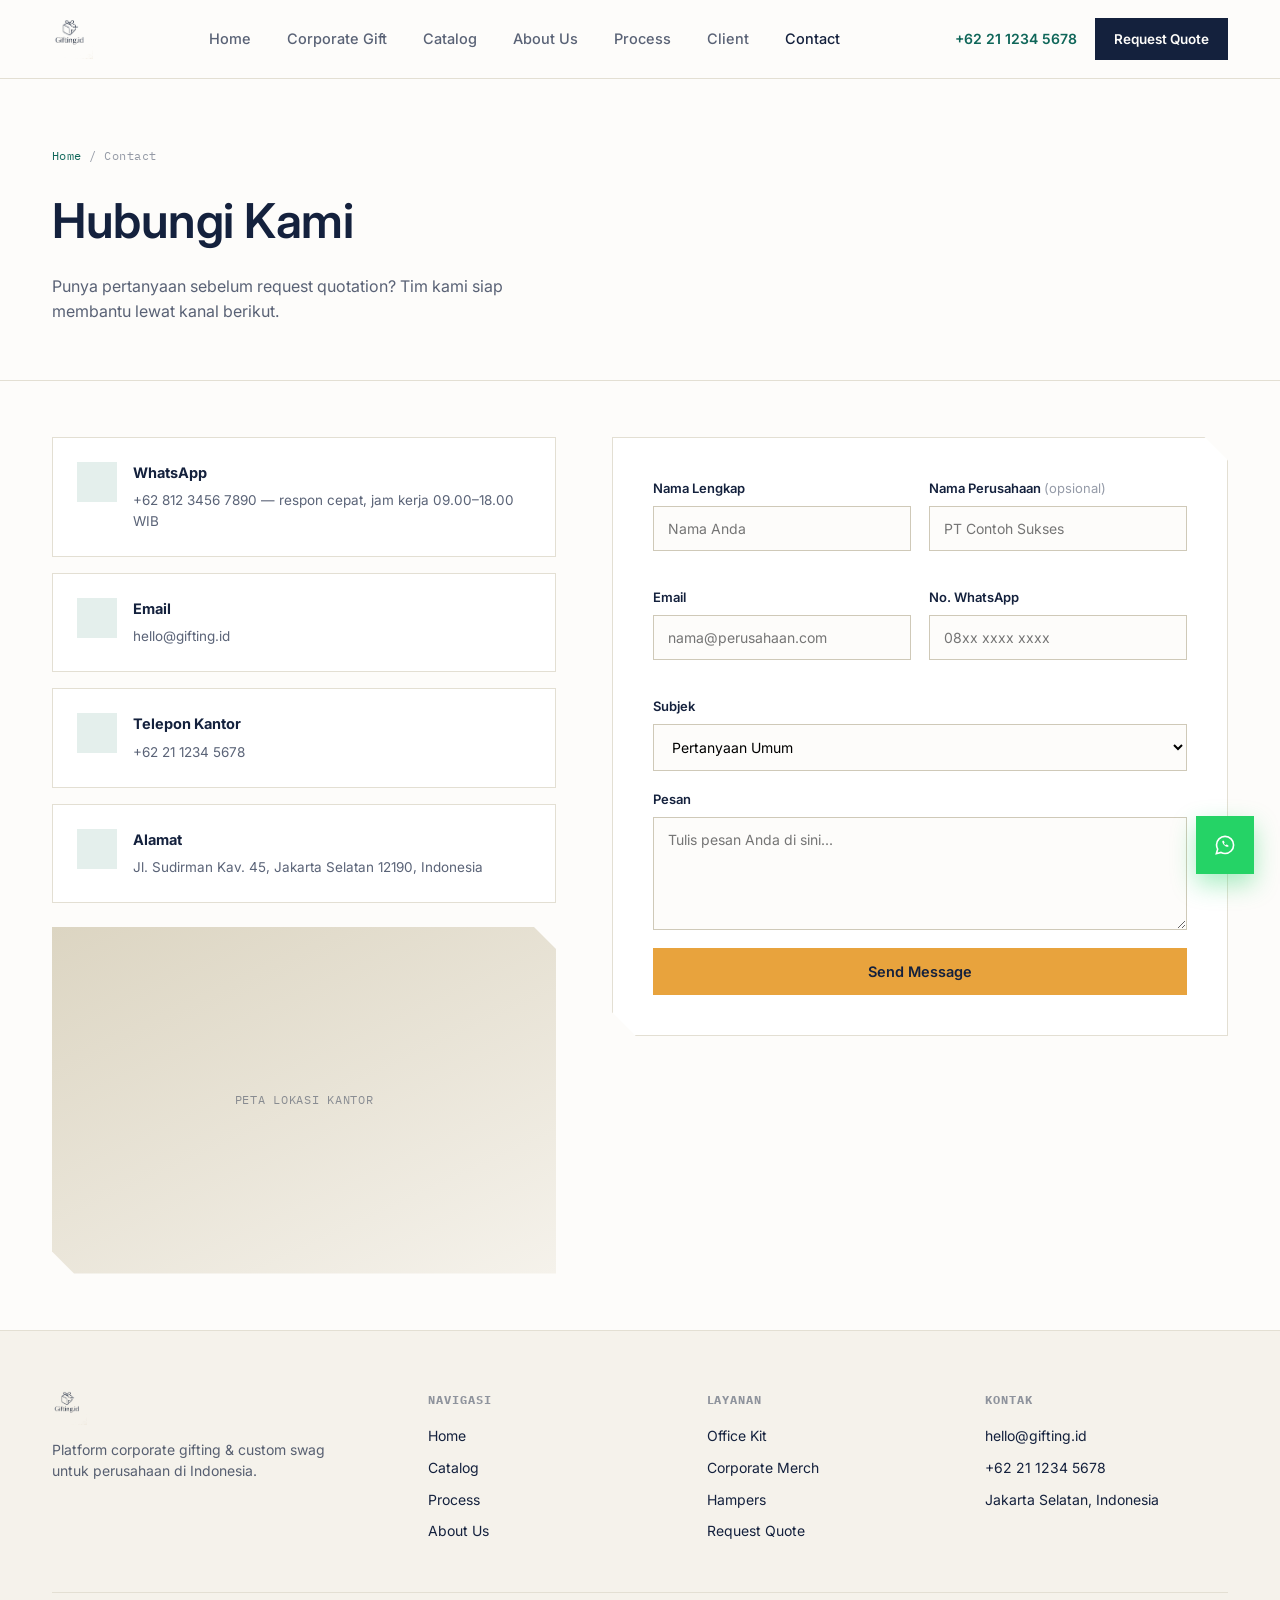
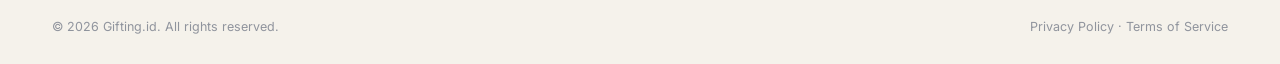
<file: contact.html>
<!DOCTYPE html>
<html lang="id">
<head>
<meta charset="UTF-8">
<meta name="viewport" content="width=device-width, initial-scale=1.0">
<title>Contact — Gifting.id</title>
<link rel="preconnect" href="https://fonts.googleapis.com">
<link href="https://fonts.googleapis.com/css2?family=Inter:wght@400;500;600;700&family=IBM+Plex+Mono:wght@500;600&display=swap" rel="stylesheet">
<link href="https://api.fontshare.com/v2/css?f[]=satoshi@400,401,500,501,600,601,700,701&display=swap" rel="stylesheet">
<link rel="stylesheet" href="styles.css">
</head>
<body>

<header class="site-header">
  <div class="wrap header-row">
    <a href="index.html" class="logo"><img src="assets/gifting-logo.png" alt="Gifting.id" class="logo-img"></a>
    <nav class="main-nav">
      <a href="index.html">Home</a>
      <a href="index.html#corporate-gift">Corporate Gift</a>
      <a href="catalog.html">Catalog</a>
      <a href="about.html">About Us</a>
      <a href="process.html">Process</a>
      <a href="portfolio.html">Client</a>
      <a href="contact.html" class="active">Contact</a>
    </nav>
    <div class="header-actions">
      <a href="tel:+622112345678" class="wa-link">+62 21 1234 5678</a>
      <a href="quote.html" class="btn btn-primary tag-cut-sm btn-sm">Request Quote</a>
    </div>
  </div>
</header>

<section class="page-hero">
  <div class="wrap">
    <p class="breadcrumb"><a href="index.html">Home</a> / Contact</p>
    <h1>Hubungi Kami</h1>
    <p style="color:var(--ink-70); max-width:520px;">Punya pertanyaan sebelum request quotation? Tim kami siap membantu lewat kanal berikut.</p>
  </div>
</section>

<section class="section-tight">
  <div class="wrap contact-layout">

    <div>
      <div class="contact-card tag-cut-sm">
        <div class="ic"></div>
        <div>
          <h5>WhatsApp</h5>
          <a href="#">+62 812 3456 7890 — respon cepat, jam kerja 09.00–18.00 WIB</a>
        </div>
      </div>
      <div class="contact-card tag-cut-sm">
        <div class="ic"></div>
        <div>
          <h5>Email</h5>
          <a href="mailto:hello@gifting.id">hello@gifting.id</a>
        </div>
      </div>
      <div class="contact-card tag-cut-sm">
        <div class="ic"></div>
        <div>
          <h5>Telepon Kantor</h5>
          <a href="tel:+622112345678">+62 21 1234 5678</a>
        </div>
      </div>
      <div class="contact-card tag-cut-sm">
        <div class="ic"></div>
        <div>
          <h5>Alamat</h5>
          <p>Jl. Sudirman Kav. 45, Jakarta Selatan 12190, Indonesia</p>
        </div>
      </div>
      <div class="map-block tag-cut">Peta Lokasi Kantor</div>
    </div>

    <form class="form-card tag-cut">
      <div class="form-row">
        <div class="form-field">
          <label>Nama Lengkap</label>
          <input type="text" placeholder="Nama Anda">
        </div>
        <div class="form-field">
          <label>Nama Perusahaan <span class="opt">(opsional)</span></label>
          <input type="text" placeholder="PT Contoh Sukses">
        </div>
      </div>
      <div class="form-row">
        <div class="form-field">
          <label>Email</label>
          <input type="email" placeholder="nama@perusahaan.com">
        </div>
        <div class="form-field">
          <label>No. WhatsApp</label>
          <input type="tel" placeholder="08xx xxxx xxxx">
        </div>
      </div>
      <div class="form-field">
        <label>Subjek</label>
        <select>
          <option>Pertanyaan Umum</option>
          <option>Kerjasama Vendor</option>
          <option>Status Pesanan</option>
          <option>Lainnya</option>
        </select>
      </div>
      <div class="form-field">
        <label>Pesan</label>
        <textarea rows="5" placeholder="Tulis pesan Anda di sini..."></textarea>
      </div>
      <button type="submit" class="btn btn-accent btn-block tag-cut-sm">Send Message</button>
    </form>

  </div>
</section>

<footer class="site-footer">
  <div class="wrap">
    <div class="footer-grid">
      <div class="footer-brand">
        <a href="index.html" class="logo"><img src="assets/gifting-logo.png" alt="Gifting.id" class="logo-img"></a>
        <p>Platform corporate gifting &amp; custom swag untuk perusahaan di Indonesia.</p>
      </div>
      <div>
        <h5>Navigasi</h5>
        <ul><li><a href="index.html">Home</a></li><li><a href="catalog.html">Catalog</a></li><li><a href="process.html">Process</a></li><li><a href="about.html">About Us</a></li></ul>
      </div>
      <div>
        <h5>Layanan</h5>
        <ul><li><a href="index.html#corporate-gift">Office Kit</a></li><li><a href="index.html#corporate-gift">Corporate Merch</a></li><li><a href="index.html#corporate-gift">Hampers</a></li><li><a href="quote.html">Request Quote</a></li></ul>
      </div>
      <div>
        <h5>Kontak</h5>
        <ul><li>hello@gifting.id</li><li>+62 21 1234 5678</li><li>Jakarta Selatan, Indonesia</li></ul>
      </div>
    </div>
    <div class="footer-bottom">
      <span>© 2026 Gifting.id. All rights reserved.</span>
      <span>Privacy Policy · Terms of Service</span>
    </div>
  </div>
</footer>

<a href="#" class="wa-float tag-cut-sm" aria-label="Chat WhatsApp">
  <svg viewBox="0 0 24 24" fill="none" xmlns="http://www.w3.org/2000/svg"><path d="M17.6 6.32A7.85 7.85 0 0 0 12.05 4c-4.34 0-7.87 3.53-7.87 7.87 0 1.39.36 2.74 1.05 3.93L4 20l4.32-1.13a7.86 7.86 0 0 0 3.73.95h0c4.34 0 7.87-3.53 7.87-7.87 0-2.1-.82-4.08-2.32-5.58v-.05Z" stroke="#fff" stroke-width="1.5"/><path d="M9.5 8.5c0-.28.22-.5.5-.5h.6c.2 0 .38.12.45.3l.5 1.3c.07.18.03.38-.1.52l-.5.5c.3.7.9 1.3 1.6 1.6l.5-.5c.14-.13.34-.17.52-.1l1.3.5c.18.07.3.25.3.45v.6c0 .28-.22.5-.5.5-2.5 0-5.2-2.7-5.2-5.2Z" fill="#fff"/></svg>
</a>

</body>
</html>
</file>
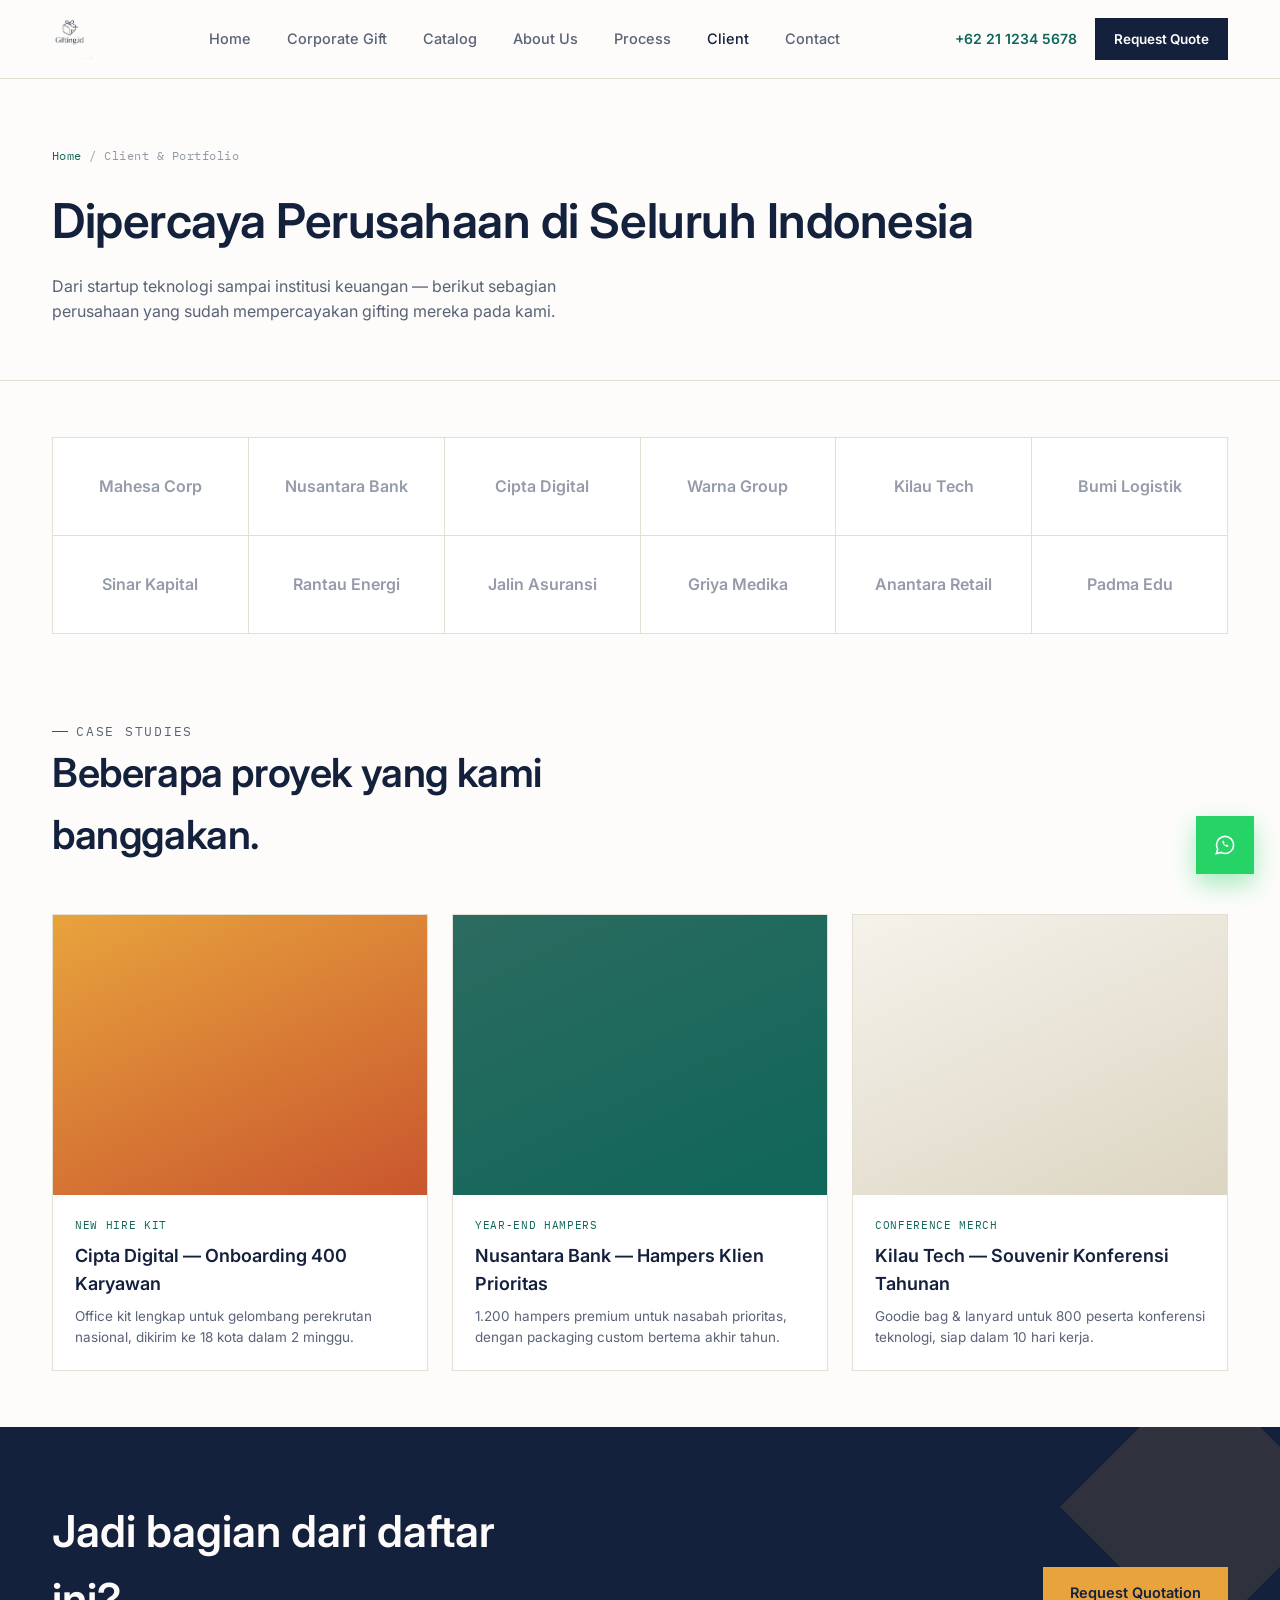
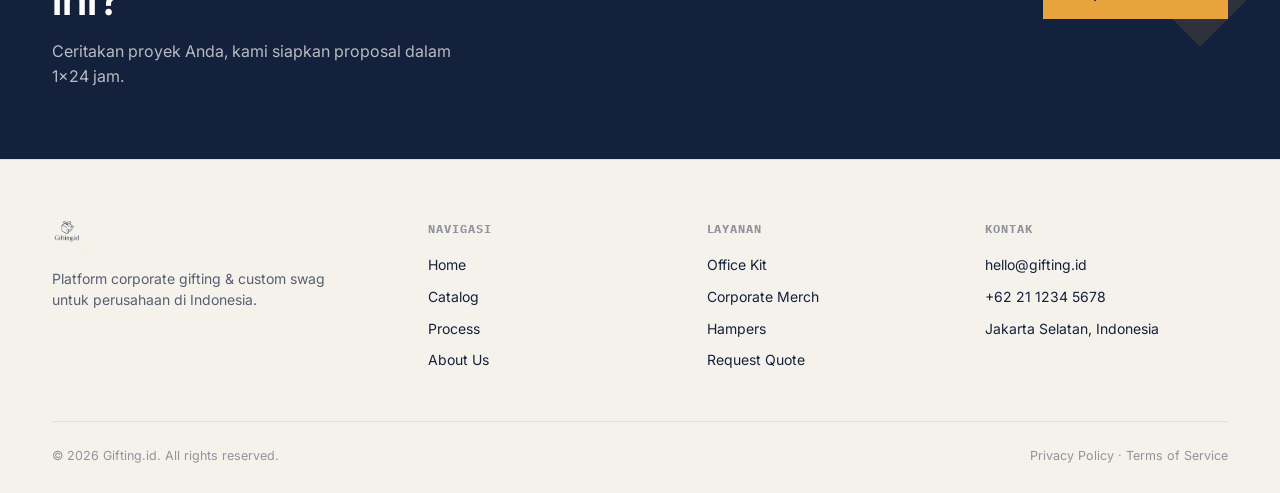
<file: portfolio.html>
<!DOCTYPE html>
<html lang="id">
<head>
<meta charset="UTF-8">
<meta name="viewport" content="width=device-width, initial-scale=1.0">
<title>Client &amp; Portfolio — Gifting.id</title>
<link rel="preconnect" href="https://fonts.googleapis.com">
<link href="https://fonts.googleapis.com/css2?family=Inter:wght@400;500;600;700&family=IBM+Plex+Mono:wght@500;600&display=swap" rel="stylesheet">
<link href="https://api.fontshare.com/v2/css?f[]=satoshi@400,401,500,501,600,601,700,701&display=swap" rel="stylesheet">
<link rel="stylesheet" href="styles.css">
</head>
<body>

<header class="site-header">
  <div class="wrap header-row">
    <a href="index.html" class="logo"><img src="assets/gifting-logo.png" alt="Gifting.id" class="logo-img"></a>
    <nav class="main-nav">
      <a href="index.html">Home</a>
      <a href="index.html#corporate-gift">Corporate Gift</a>
      <a href="catalog.html">Catalog</a>
      <a href="about.html">About Us</a>
      <a href="process.html">Process</a>
      <a href="portfolio.html" class="active">Client</a>
      <a href="contact.html">Contact</a>
    </nav>
    <div class="header-actions">
      <a href="tel:+622112345678" class="wa-link">+62 21 1234 5678</a>
      <a href="quote.html" class="btn btn-primary tag-cut-sm btn-sm">Request Quote</a>
    </div>
  </div>
</header>

<section class="page-hero">
  <div class="wrap">
    <p class="breadcrumb"><a href="index.html">Home</a> / Client &amp; Portfolio</p>
    <h1>Dipercaya Perusahaan di Seluruh Indonesia</h1>
    <p style="color:var(--ink-70); max-width:540px;">Dari startup teknologi sampai institusi keuangan — berikut sebagian perusahaan yang sudah mempercayakan gifting mereka pada kami.</p>
  </div>
</section>

<section class="section-tight">
  <div class="wrap">
    <div class="client-logo-grid">
      <div class="client-logo-cell">Mahesa Corp</div>
      <div class="client-logo-cell">Nusantara Bank</div>
      <div class="client-logo-cell">Cipta Digital</div>
      <div class="client-logo-cell">Warna Group</div>
      <div class="client-logo-cell">Kilau Tech</div>
      <div class="client-logo-cell">Bumi Logistik</div>
      <div class="client-logo-cell">Sinar Kapital</div>
      <div class="client-logo-cell">Rantau Energi</div>
      <div class="client-logo-cell">Jalin Asuransi</div>
      <div class="client-logo-cell">Griya Medika</div>
      <div class="client-logo-cell">Anantara Retail</div>
      <div class="client-logo-cell">Padma Edu</div>
    </div>

    <div class="section-head">
      <div>
        <p class="eyebrow">Case Studies</p>
        <h2>Beberapa proyek yang kami banggakan.</h2>
      </div>
    </div>
    <div class="case-grid">
      <div class="case-card">
        <div class="case-visual s1"></div>
        <div class="case-body">
          <p class="p-cat">New Hire Kit</p>
          <h4>Cipta Digital — Onboarding 400 Karyawan</h4>
          <p>Office kit lengkap untuk gelombang perekrutan nasional, dikirim ke 18 kota dalam 2 minggu.</p>
        </div>
      </div>
      <div class="case-card">
        <div class="case-visual s2"></div>
        <div class="case-body">
          <p class="p-cat">Year-End Hampers</p>
          <h4>Nusantara Bank — Hampers Klien Prioritas</h4>
          <p>1.200 hampers premium untuk nasabah prioritas, dengan packaging custom bertema akhir tahun.</p>
        </div>
      </div>
      <div class="case-card">
        <div class="case-visual s3"></div>
        <div class="case-body">
          <p class="p-cat">Conference Merch</p>
          <h4>Kilau Tech — Souvenir Konferensi Tahunan</h4>
          <p>Goodie bag &amp; lanyard untuk 800 peserta konferensi teknologi, siap dalam 10 hari kerja.</p>
        </div>
      </div>
    </div>
  </div>
</section>

<section class="final-cta">
  <div class="ribbon-deco"></div>
  <div class="wrap final-cta-inner">
    <div>
      <h2>Jadi bagian dari daftar ini?</h2>
      <p>Ceritakan proyek Anda, kami siapkan proposal dalam 1x24 jam.</p>
    </div>
    <div class="hero-ctas" style="margin:0;">
      <a href="quote.html" class="btn btn-accent tag-cut-sm">Request Quotation</a>
    </div>
  </div>
</section>

<footer class="site-footer">
  <div class="wrap">
    <div class="footer-grid">
      <div class="footer-brand">
        <a href="index.html" class="logo"><img src="assets/gifting-logo.png" alt="Gifting.id" class="logo-img"></a>
        <p>Platform corporate gifting &amp; custom swag untuk perusahaan di Indonesia.</p>
      </div>
      <div>
        <h5>Navigasi</h5>
        <ul><li><a href="index.html">Home</a></li><li><a href="catalog.html">Catalog</a></li><li><a href="process.html">Process</a></li><li><a href="about.html">About Us</a></li></ul>
      </div>
      <div>
        <h5>Layanan</h5>
        <ul><li><a href="index.html#corporate-gift">Office Kit</a></li><li><a href="index.html#corporate-gift">Corporate Merch</a></li><li><a href="index.html#corporate-gift">Hampers</a></li><li><a href="quote.html">Request Quote</a></li></ul>
      </div>
      <div>
        <h5>Kontak</h5>
        <ul><li>hello@gifting.id</li><li>+62 21 1234 5678</li><li>Jakarta Selatan, Indonesia</li></ul>
      </div>
    </div>
    <div class="footer-bottom">
      <span>© 2026 Gifting.id. All rights reserved.</span>
      <span>Privacy Policy · Terms of Service</span>
    </div>
  </div>
</footer>

<a href="#" class="wa-float tag-cut-sm" aria-label="Chat WhatsApp">
  <svg viewBox="0 0 24 24" fill="none" xmlns="http://www.w3.org/2000/svg"><path d="M17.6 6.32A7.85 7.85 0 0 0 12.05 4c-4.34 0-7.87 3.53-7.87 7.87 0 1.39.36 2.74 1.05 3.93L4 20l4.32-1.13a7.86 7.86 0 0 0 3.73.95h0c4.34 0 7.87-3.53 7.87-7.87 0-2.1-.82-4.08-2.32-5.58v-.05Z" stroke="#fff" stroke-width="1.5"/><path d="M9.5 8.5c0-.28.22-.5.5-.5h.6c.2 0 .38.12.45.3l.5 1.3c.07.18.03.38-.1.52l-.5.5c.3.7.9 1.3 1.6 1.6l.5-.5c.14-.13.34-.17.52-.1l1.3.5c.18.07.3.25.3.45v.6c0 .28-.22.5-.5.5-2.5 0-5.2-2.7-5.2-5.2Z" fill="#fff"/></svg>
</a>

</body>
</html>
</file>
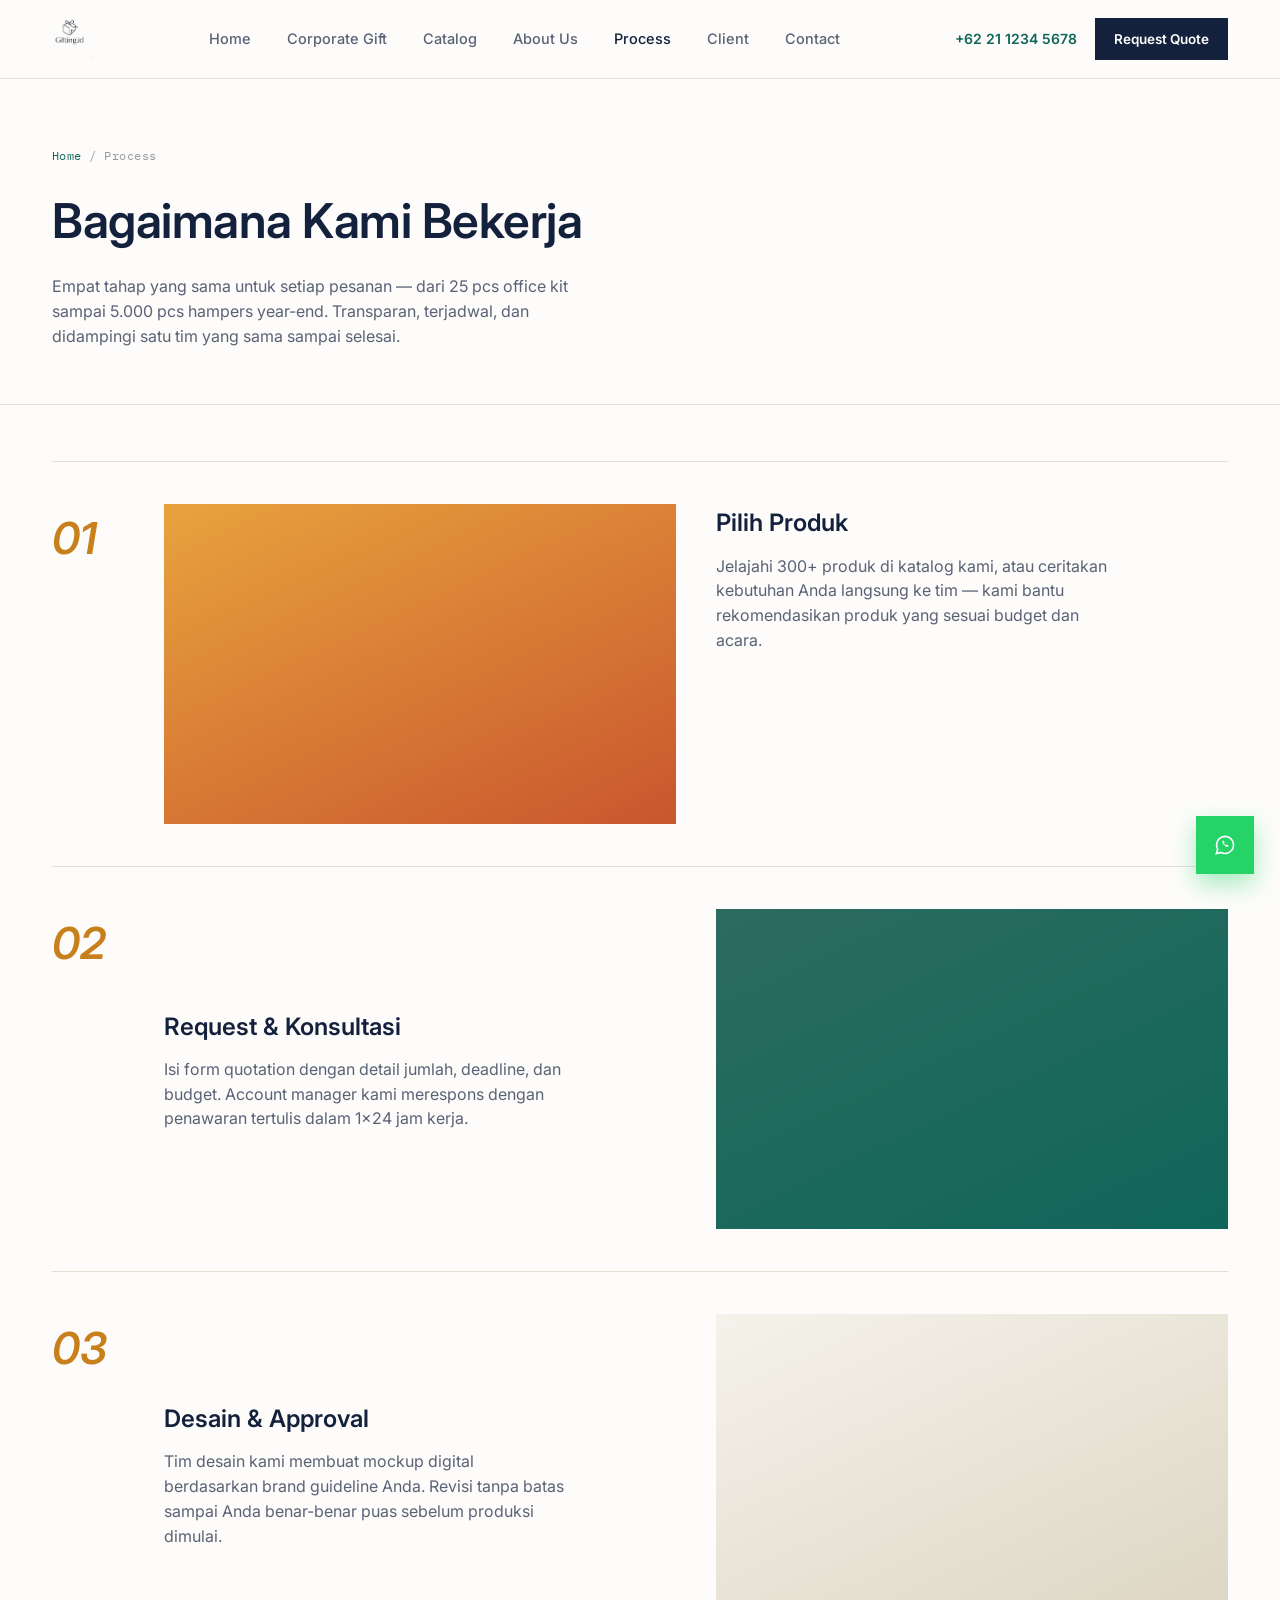
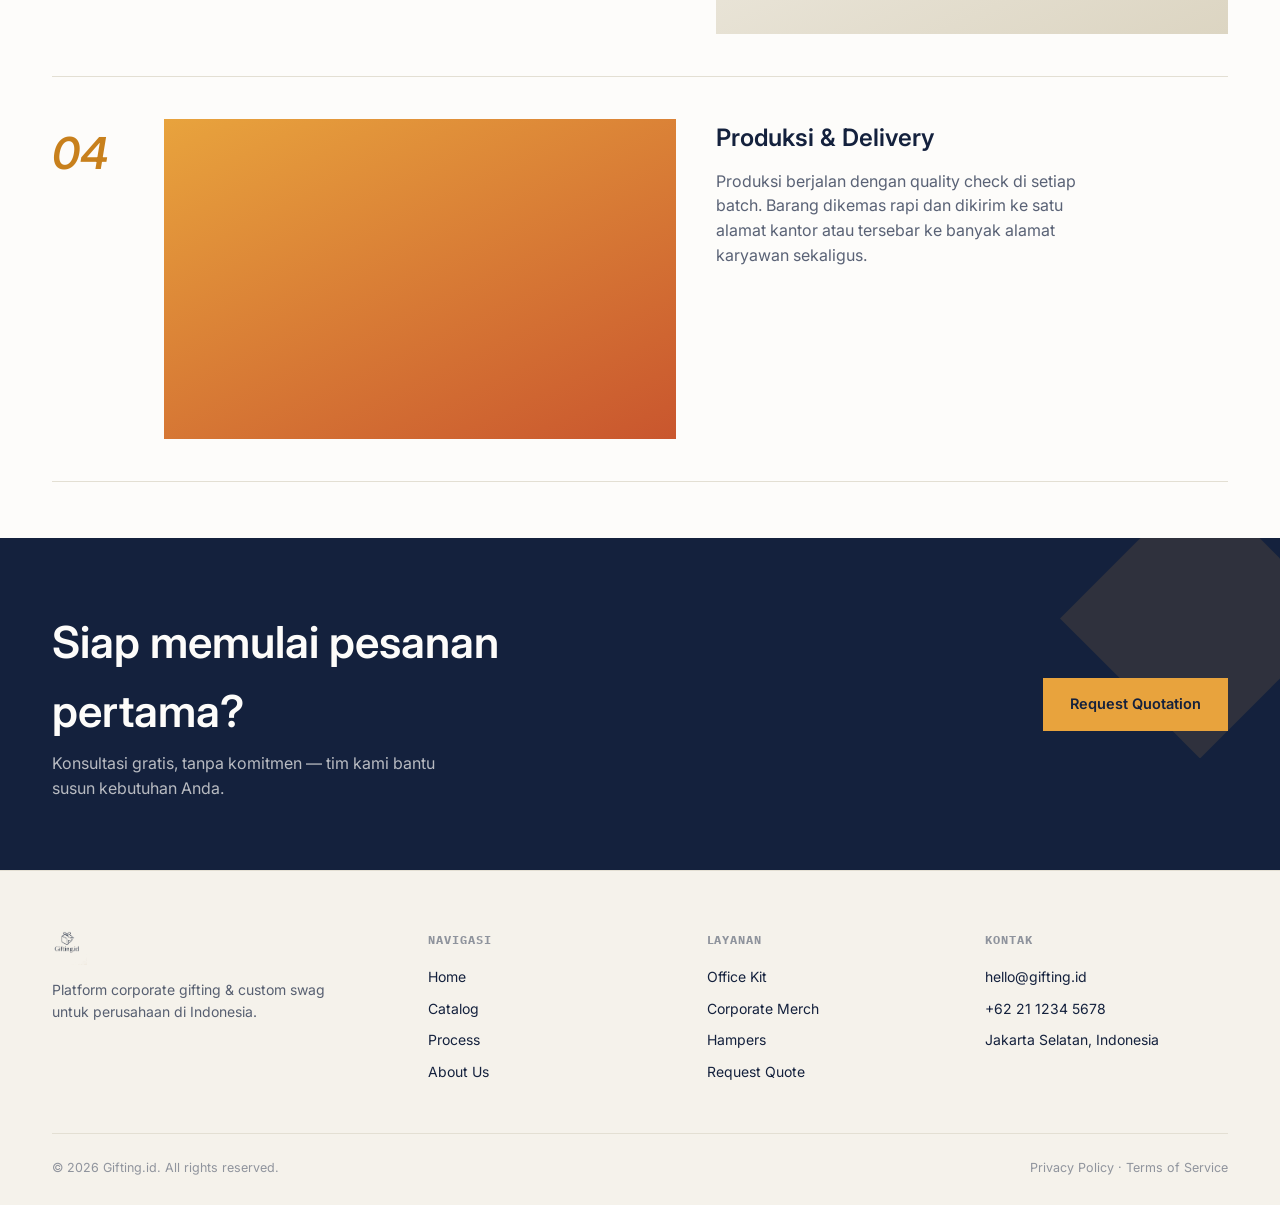
<file: process.html>
<!DOCTYPE html>
<html lang="id">
<head>
<meta charset="UTF-8">
<meta name="viewport" content="width=device-width, initial-scale=1.0">
<title>How It Works — Gifting.id</title>
<link rel="preconnect" href="https://fonts.googleapis.com">
<link href="https://fonts.googleapis.com/css2?family=Inter:wght@400;500;600;700&family=IBM+Plex+Mono:wght@500;600&display=swap" rel="stylesheet">
<link href="https://api.fontshare.com/v2/css?f[]=satoshi@400,401,500,501,600,601,700,701&display=swap" rel="stylesheet">
<link rel="stylesheet" href="styles.css">
</head>
<body>

<header class="site-header">
  <div class="wrap header-row">
    <a href="index.html" class="logo"><img src="assets/gifting-logo.png" alt="Gifting.id" class="logo-img"></a>
    <nav class="main-nav">
      <a href="index.html">Home</a>
      <a href="index.html#corporate-gift">Corporate Gift</a>
      <a href="catalog.html">Catalog</a>
      <a href="about.html">About Us</a>
      <a href="process.html" class="active">Process</a>
      <a href="portfolio.html">Client</a>
      <a href="contact.html">Contact</a>
    </nav>
    <div class="header-actions">
      <a href="tel:+622112345678" class="wa-link">+62 21 1234 5678</a>
      <a href="quote.html" class="btn btn-primary tag-cut-sm btn-sm">Request Quote</a>
    </div>
  </div>
</header>

<section class="page-hero">
  <div class="wrap">
    <p class="breadcrumb"><a href="index.html">Home</a> / Process</p>
    <h1>Bagaimana Kami Bekerja</h1>
    <p style="color:var(--ink-70); max-width:540px;">Empat tahap yang sama untuk setiap pesanan — dari 25 pcs office kit sampai 5.000 pcs hampers year-end. Transparan, terjadwal, dan didampingi satu tim yang sama sampai selesai.</p>
  </div>
</section>

<section class="section-tight">
  <div class="wrap">

    <div class="process-detail-row">
      <div class="big-num">01</div>
      <div class="pd-content">
        <div>
          <h3>Pilih Produk</h3>
          <p>Jelajahi 300+ produk di katalog kami, atau ceritakan kebutuhan Anda langsung ke tim — kami bantu rekomendasikan produk yang sesuai budget dan acara.</p>
        </div>
        <div class="pd-visual s1"></div>
      </div>
    </div>

    <div class="process-detail-row">
      <div class="big-num">02</div>
      <div class="pd-content">
        <div>
          <h3>Request &amp; Konsultasi</h3>
          <p>Isi form quotation dengan detail jumlah, deadline, dan budget. Account manager kami merespons dengan penawaran tertulis dalam 1x24 jam kerja.</p>
        </div>
        <div class="pd-visual s2"></div>
      </div>
    </div>

    <div class="process-detail-row">
      <div class="big-num">03</div>
      <div class="pd-content">
        <div>
          <h3>Desain &amp; Approval</h3>
          <p>Tim desain kami membuat mockup digital berdasarkan brand guideline Anda. Revisi tanpa batas sampai Anda benar-benar puas sebelum produksi dimulai.</p>
        </div>
        <div class="pd-visual s3"></div>
      </div>
    </div>

    <div class="process-detail-row">
      <div class="big-num">04</div>
      <div class="pd-content">
        <div>
          <h3>Produksi &amp; Delivery</h3>
          <p>Produksi berjalan dengan quality check di setiap batch. Barang dikemas rapi dan dikirim ke satu alamat kantor atau tersebar ke banyak alamat karyawan sekaligus.</p>
        </div>
        <div class="pd-visual s1"></div>
      </div>
    </div>

  </div>
</section>

<section class="final-cta">
  <div class="ribbon-deco"></div>
  <div class="wrap final-cta-inner">
    <div>
      <h2>Siap memulai pesanan pertama?</h2>
      <p>Konsultasi gratis, tanpa komitmen — tim kami bantu susun kebutuhan Anda.</p>
    </div>
    <div class="hero-ctas" style="margin:0;">
      <a href="quote.html" class="btn btn-accent tag-cut-sm">Request Quotation</a>
    </div>
  </div>
</section>

<footer class="site-footer">
  <div class="wrap">
    <div class="footer-grid">
      <div class="footer-brand">
        <a href="index.html" class="logo"><img src="assets/gifting-logo.png" alt="Gifting.id" class="logo-img"></a>
        <p>Platform corporate gifting &amp; custom swag untuk perusahaan di Indonesia.</p>
      </div>
      <div>
        <h5>Navigasi</h5>
        <ul><li><a href="index.html">Home</a></li><li><a href="catalog.html">Catalog</a></li><li><a href="process.html">Process</a></li><li><a href="about.html">About Us</a></li></ul>
      </div>
      <div>
        <h5>Layanan</h5>
        <ul><li><a href="index.html#corporate-gift">Office Kit</a></li><li><a href="index.html#corporate-gift">Corporate Merch</a></li><li><a href="index.html#corporate-gift">Hampers</a></li><li><a href="quote.html">Request Quote</a></li></ul>
      </div>
      <div>
        <h5>Kontak</h5>
        <ul><li>hello@gifting.id</li><li>+62 21 1234 5678</li><li>Jakarta Selatan, Indonesia</li></ul>
      </div>
    </div>
    <div class="footer-bottom">
      <span>© 2026 Gifting.id. All rights reserved.</span>
      <span>Privacy Policy · Terms of Service</span>
    </div>
  </div>
</footer>

<a href="#" class="wa-float tag-cut-sm" aria-label="Chat WhatsApp">
  <svg viewBox="0 0 24 24" fill="none" xmlns="http://www.w3.org/2000/svg"><path d="M17.6 6.32A7.85 7.85 0 0 0 12.05 4c-4.34 0-7.87 3.53-7.87 7.87 0 1.39.36 2.74 1.05 3.93L4 20l4.32-1.13a7.86 7.86 0 0 0 3.73.95h0c4.34 0 7.87-3.53 7.87-7.87 0-2.1-.82-4.08-2.32-5.58v-.05Z" stroke="#fff" stroke-width="1.5"/><path d="M9.5 8.5c0-.28.22-.5.5-.5h.6c.2 0 .38.12.45.3l.5 1.3c.07.18.03.38-.1.52l-.5.5c.3.7.9 1.3 1.6 1.6l.5-.5c.14-.13.34-.17.52-.1l1.3.5c.18.07.3.25.3.45v.6c0 .28-.22.5-.5.5-2.5 0-5.2-2.7-5.2-5.2Z" fill="#fff"/></svg>
</a>

</body>
</html>
</file>
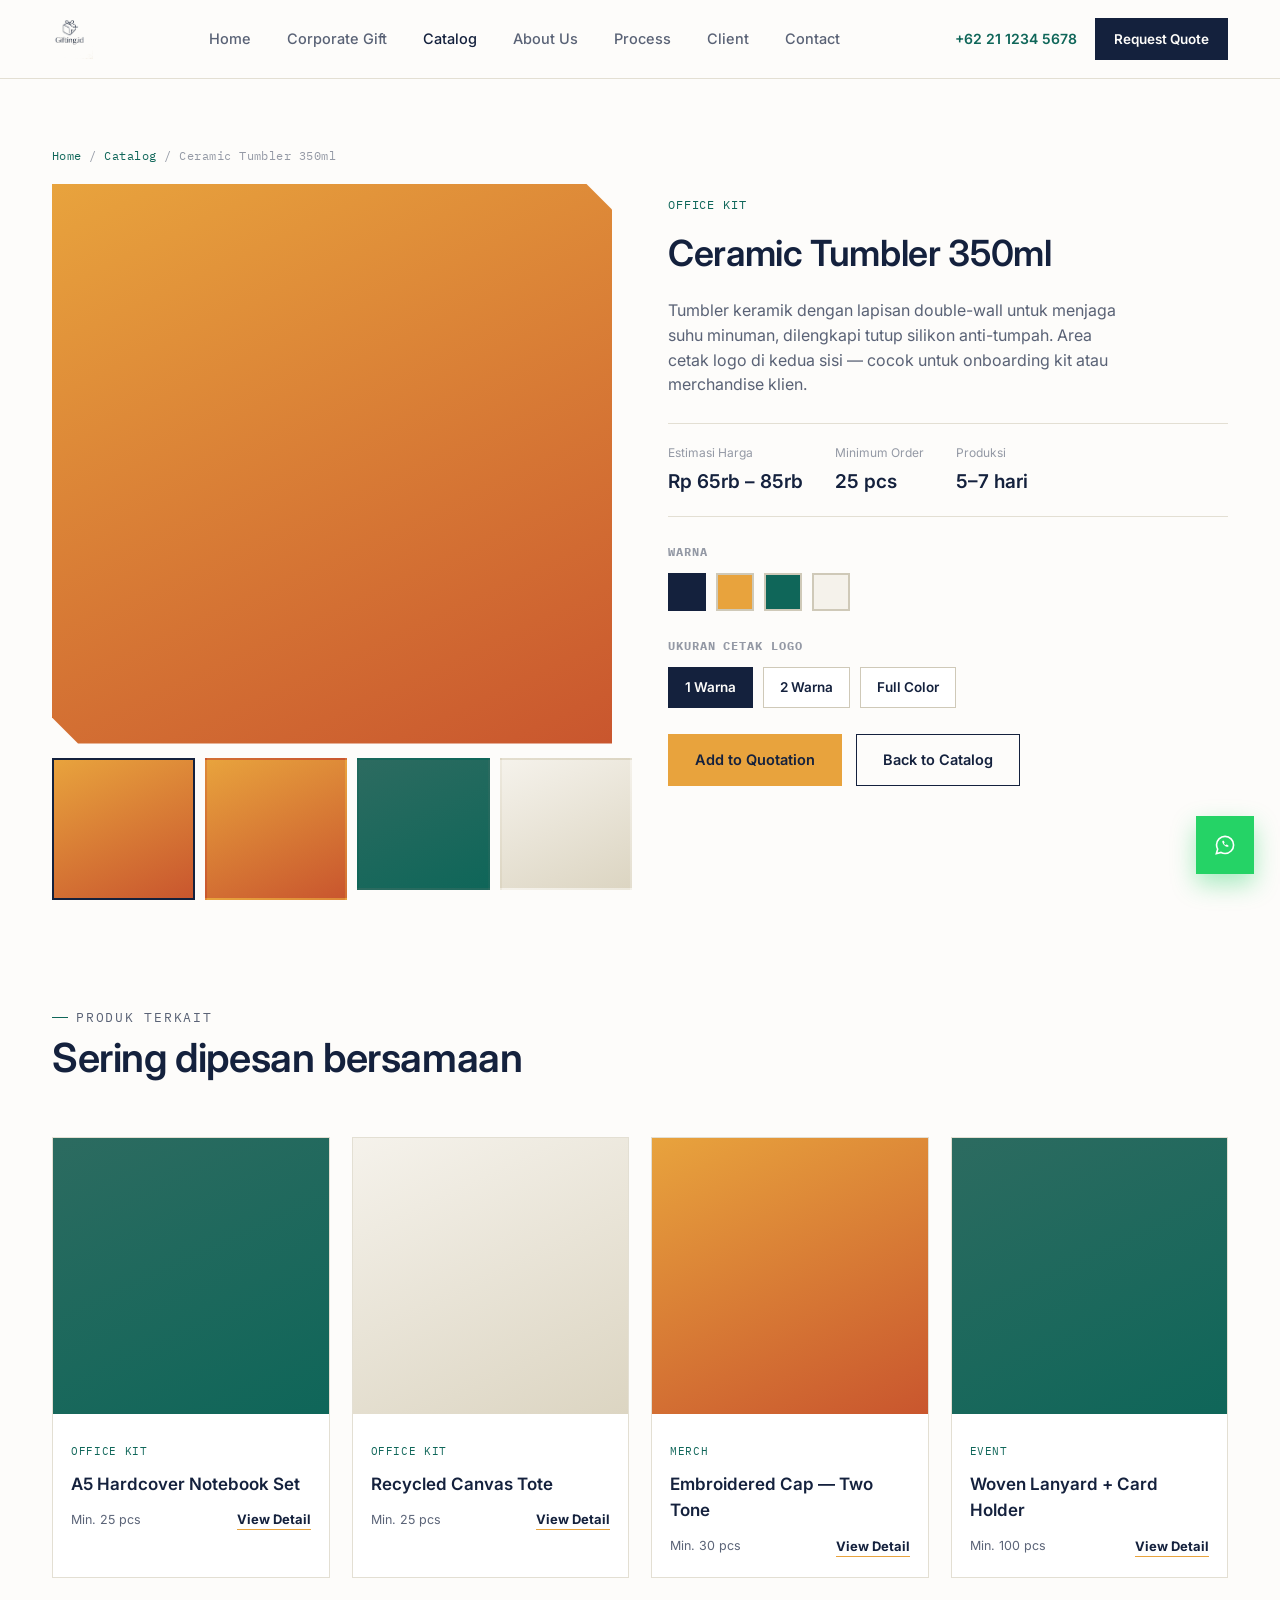
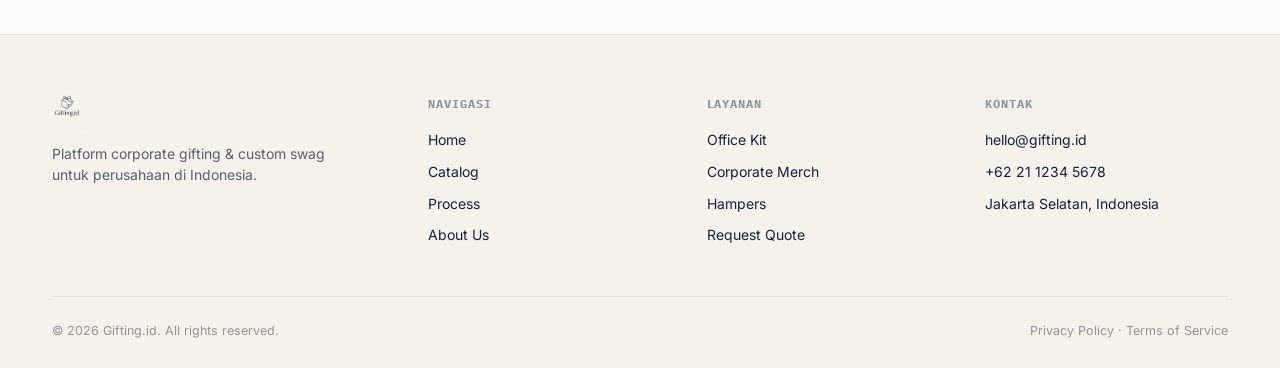
<file: product-detail.html>
<!DOCTYPE html>
<html lang="id">
<head>
<meta charset="UTF-8">
<meta name="viewport" content="width=device-width, initial-scale=1.0">
<title>Ceramic Tumbler 350ml — Gifting.id</title>
<link rel="preconnect" href="https://fonts.googleapis.com">
<link href="https://fonts.googleapis.com/css2?family=Inter:wght@400;500;600;700&family=IBM+Plex+Mono:wght@500;600&display=swap" rel="stylesheet">
<link href="https://api.fontshare.com/v2/css?f[]=satoshi@400,401,500,501,600,601,700,701&display=swap" rel="stylesheet">
<link rel="stylesheet" href="styles.css">
</head>
<body>

<header class="site-header">
  <div class="wrap header-row">
    <a href="index.html" class="logo"><img src="assets/gifting-logo.png" alt="Gifting.id" class="logo-img"></a>
    <nav class="main-nav">
      <a href="index.html">Home</a>
      <a href="index.html#corporate-gift">Corporate Gift</a>
      <a href="catalog.html" class="active">Catalog</a>
      <a href="about.html">About Us</a>
      <a href="process.html">Process</a>
      <a href="portfolio.html">Client</a>
      <a href="contact.html">Contact</a>
    </nav>
    <div class="header-actions">
      <a href="tel:+622112345678" class="wa-link">+62 21 1234 5678</a>
      <a href="quote.html" class="btn btn-primary tag-cut-sm btn-sm">Request Quote</a>
    </div>
  </div>
</header>

<section class="section-tight">
  <div class="wrap">
    <p class="breadcrumb"><a href="index.html">Home</a> / <a href="catalog.html">Catalog</a> / Ceramic Tumbler 350ml</p>

    <div class="pd-layout">
      <div>
        <div class="pd-gallery-main s1 tag-cut"></div>
        <div class="pd-thumbs">
          <div class="thumb s1 tag-cut-sm active"></div>
          <div class="thumb s2 tag-cut-sm"></div>
          <div class="thumb s3 tag-cut-sm"></div>
          <div class="thumb s1 tag-cut-sm"></div>
        </div>
      </div>

      <div class="pd-info">
        <p class="p-cat">Office Kit</p>
        <h1>Ceramic Tumbler 350ml</h1>
        <p class="pd-desc">Tumbler keramik dengan lapisan double-wall untuk menjaga suhu minuman, dilengkapi tutup silikon anti-tumpah. Area cetak logo di kedua sisi — cocok untuk onboarding kit atau merchandise klien.</p>

        <div class="pd-meta-row">
          <div><span>Estimasi Harga</span><strong>Rp 65rb – 85rb</strong></div>
          <div><span>Minimum Order</span><strong>25 pcs</strong></div>
          <div><span>Produksi</span><strong>5–7 hari</strong></div>
        </div>

        <div class="pd-block">
          <h5>Warna</h5>
          <div class="swatch-row">
            <div class="swatch-chip active" style="background:#14213D;"></div>
            <div class="swatch-chip" style="background:#E8A33D;"></div>
            <div class="swatch-chip" style="background:#0F6659;"></div>
            <div class="swatch-chip" style="background:#F5F2EB; border-color:var(--line-strong);"></div>
          </div>
        </div>

        <div class="pd-block">
          <h5>Ukuran Cetak Logo</h5>
          <div class="size-row">
            <div class="size-chip active">1 Warna</div>
            <div class="size-chip">2 Warna</div>
            <div class="size-chip">Full Color</div>
          </div>
        </div>

        <div class="pd-actions">
          <a href="quote.html" class="btn btn-accent tag-cut-sm">Add to Quotation</a>
          <a href="catalog.html" class="btn btn-ghost tag-cut-sm">Back to Catalog</a>
        </div>
      </div>
    </div>

    <div class="related-strip">
      <div class="section-head">
        <div>
          <p class="eyebrow">Produk Terkait</p>
          <h2>Sering dipesan bersamaan</h2>
        </div>
      </div>
      <div class="product-grid">
        <div class="product-card">
          <div class="product-thumb s2 tag-cut-sm"></div>
          <div class="product-body">
            <p class="p-cat">Office Kit</p>
            <h4>A5 Hardcover Notebook Set</h4>
            <div class="p-foot"><span class="p-moq">Min. 25 pcs</span><a href="#" class="view-link">View Detail</a></div>
          </div>
        </div>
        <div class="product-card">
          <div class="product-thumb s3 tag-cut-sm"></div>
          <div class="product-body">
            <p class="p-cat">Office Kit</p>
            <h4>Recycled Canvas Tote</h4>
            <div class="p-foot"><span class="p-moq">Min. 25 pcs</span><a href="#" class="view-link">View Detail</a></div>
          </div>
        </div>
        <div class="product-card">
          <div class="product-thumb s1 tag-cut-sm"></div>
          <div class="product-body">
            <p class="p-cat">Merch</p>
            <h4>Embroidered Cap — Two Tone</h4>
            <div class="p-foot"><span class="p-moq">Min. 30 pcs</span><a href="#" class="view-link">View Detail</a></div>
          </div>
        </div>
        <div class="product-card">
          <div class="product-thumb s2 tag-cut-sm"></div>
          <div class="product-body">
            <p class="p-cat">Event</p>
            <h4>Woven Lanyard + Card Holder</h4>
            <div class="p-foot"><span class="p-moq">Min. 100 pcs</span><a href="#" class="view-link">View Detail</a></div>
          </div>
        </div>
      </div>
    </div>
  </div>
</section>

<footer class="site-footer">
  <div class="wrap">
    <div class="footer-grid">
      <div class="footer-brand">
        <a href="index.html" class="logo"><img src="assets/gifting-logo.png" alt="Gifting.id" class="logo-img"></a>
        <p>Platform corporate gifting &amp; custom swag untuk perusahaan di Indonesia.</p>
      </div>
      <div>
        <h5>Navigasi</h5>
        <ul><li><a href="index.html">Home</a></li><li><a href="catalog.html">Catalog</a></li><li><a href="process.html">Process</a></li><li><a href="about.html">About Us</a></li></ul>
      </div>
      <div>
        <h5>Layanan</h5>
        <ul><li><a href="index.html#corporate-gift">Office Kit</a></li><li><a href="index.html#corporate-gift">Corporate Merch</a></li><li><a href="index.html#corporate-gift">Hampers</a></li><li><a href="quote.html">Request Quote</a></li></ul>
      </div>
      <div>
        <h5>Kontak</h5>
        <ul><li>hello@gifting.id</li><li>+62 21 1234 5678</li><li>Jakarta Selatan, Indonesia</li></ul>
      </div>
    </div>
    <div class="footer-bottom">
      <span>© 2026 Gifting.id. All rights reserved.</span>
      <span>Privacy Policy · Terms of Service</span>
    </div>
  </div>
</footer>

<a href="#" class="wa-float tag-cut-sm" aria-label="Chat WhatsApp">
  <svg viewBox="0 0 24 24" fill="none" xmlns="http://www.w3.org/2000/svg"><path d="M17.6 6.32A7.85 7.85 0 0 0 12.05 4c-4.34 0-7.87 3.53-7.87 7.87 0 1.39.36 2.74 1.05 3.93L4 20l4.32-1.13a7.86 7.86 0 0 0 3.73.95h0c4.34 0 7.87-3.53 7.87-7.87 0-2.1-.82-4.08-2.32-5.58v-.05Z" stroke="#fff" stroke-width="1.5"/><path d="M9.5 8.5c0-.28.22-.5.5-.5h.6c.2 0 .38.12.45.3l.5 1.3c.07.18.03.38-.1.52l-.5.5c.3.7.9 1.3 1.6 1.6l.5-.5c.14-.13.34-.17.52-.1l1.3.5c.18.07.3.25.3.45v.6c0 .28-.22.5-.5.5-2.5 0-5.2-2.7-5.2-5.2Z" fill="#fff"/></svg>
</a>

</body>
</html>
</file>
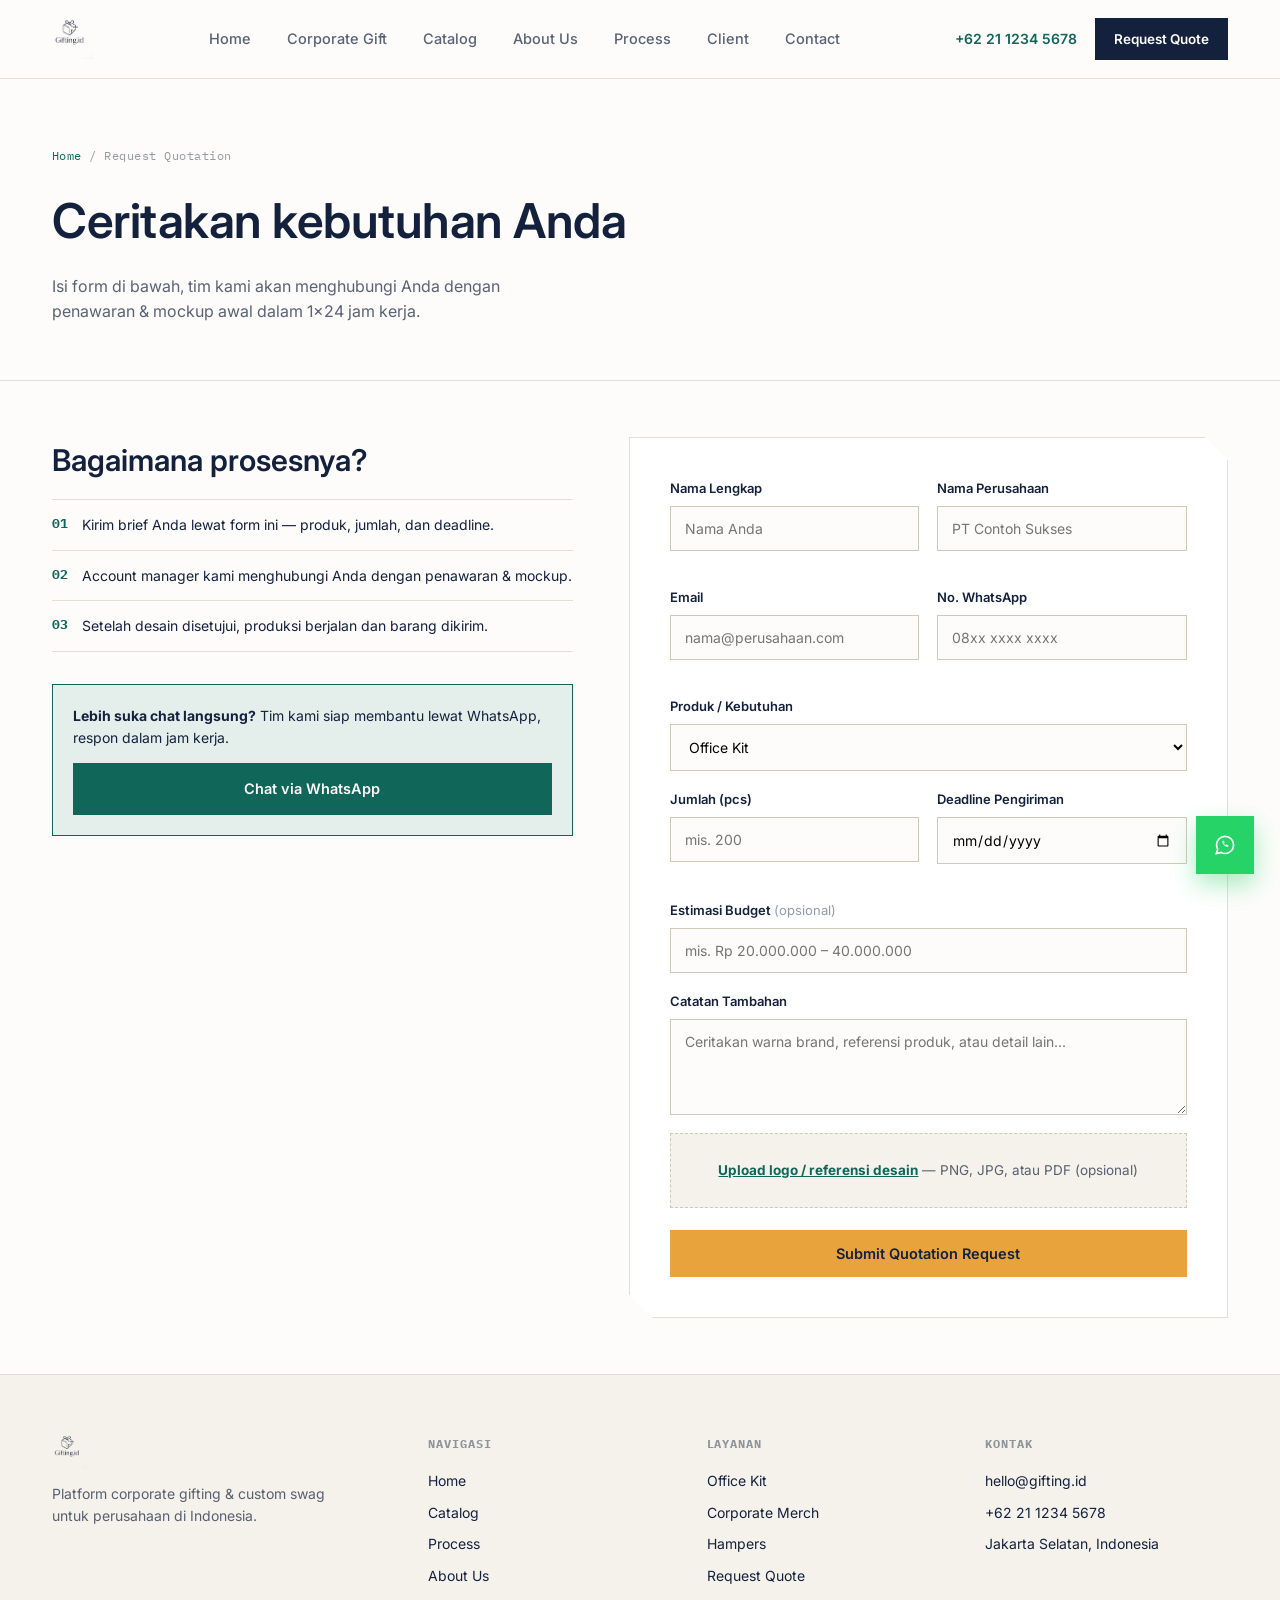
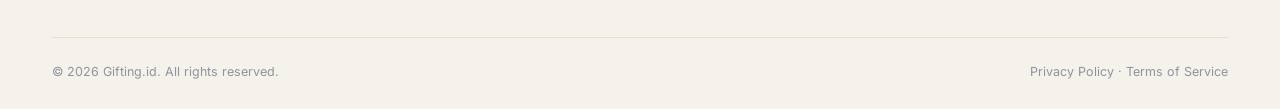
<file: quote.html>
<!DOCTYPE html>
<html lang="id">
<head>
<meta charset="UTF-8">
<meta name="viewport" content="width=device-width, initial-scale=1.0">
<title>Request a Quotation — Gifting.id</title>
<link rel="preconnect" href="https://fonts.googleapis.com">
<link href="https://fonts.googleapis.com/css2?family=Inter:wght@400;500;600;700&family=IBM+Plex+Mono:wght@500;600&display=swap" rel="stylesheet">
<link href="https://api.fontshare.com/v2/css?f[]=satoshi@400,401,500,501,600,601,700,701&display=swap" rel="stylesheet">
<link rel="stylesheet" href="styles.css">
</head>
<body>

<header class="site-header">
  <div class="wrap header-row">
    <a href="index.html" class="logo"><img src="assets/gifting-logo.png" alt="Gifting.id" class="logo-img"></a>
    <nav class="main-nav">
      <a href="index.html">Home</a>
      <a href="index.html#corporate-gift">Corporate Gift</a>
      <a href="catalog.html">Catalog</a>
      <a href="about.html">About Us</a>
      <a href="process.html">Process</a>
      <a href="portfolio.html">Client</a>
      <a href="contact.html">Contact</a>
    </nav>
    <div class="header-actions">
      <a href="tel:+622112345678" class="wa-link">+62 21 1234 5678</a>
      <a href="quote.html" class="btn btn-primary tag-cut-sm btn-sm active">Request Quote</a>
    </div>
  </div>
</header>

<section class="page-hero">
  <div class="wrap">
    <p class="breadcrumb"><a href="index.html">Home</a> / Request Quotation</p>
    <h1>Ceritakan kebutuhan Anda</h1>
    <p style="color:var(--ink-70); max-width:520px;">Isi form di bawah, tim kami akan menghubungi Anda dengan penawaran &amp; mockup awal dalam 1x24 jam kerja.</p>
  </div>
</section>

<section class="section-tight">
  <div class="wrap quote-layout">

    <div class="quote-side">
      <h2>Bagaimana prosesnya?</h2>
      <ul class="quote-steps">
        <li><b>01</b> Kirim brief Anda lewat form ini — produk, jumlah, dan deadline.</li>
        <li><b>02</b> Account manager kami menghubungi Anda dengan penawaran &amp; mockup.</li>
        <li><b>03</b> Setelah desain disetujui, produksi berjalan dan barang dikirim.</li>
      </ul>
      <div class="wa-box tag-cut-sm">
        <p><strong>Lebih suka chat langsung?</strong> Tim kami siap membantu lewat WhatsApp, respon dalam jam kerja.</p>
        <a href="#" class="btn btn-primary btn-block tag-cut-sm" style="background:var(--teal);">Chat via WhatsApp</a>
      </div>
    </div>

    <form class="form-card tag-cut">
      <div class="form-row">
        <div class="form-field">
          <label>Nama Lengkap</label>
          <input type="text" placeholder="Nama Anda">
        </div>
        <div class="form-field">
          <label>Nama Perusahaan</label>
          <input type="text" placeholder="PT Contoh Sukses">
        </div>
      </div>
      <div class="form-row">
        <div class="form-field">
          <label>Email</label>
          <input type="email" placeholder="nama@perusahaan.com">
        </div>
        <div class="form-field">
          <label>No. WhatsApp</label>
          <input type="tel" placeholder="08xx xxxx xxxx">
        </div>
      </div>

      <div class="form-field">
        <label>Produk / Kebutuhan</label>
        <select>
          <option>Office Kit</option>
          <option>Corporate Merch</option>
          <option>Hampers &amp; Gifting</option>
          <option>Event &amp; Conference</option>
          <option>Belum yakin — mohon rekomendasi</option>
        </select>
      </div>

      <div class="form-row">
        <div class="form-field">
          <label>Jumlah (pcs)</label>
          <input type="number" placeholder="mis. 200">
        </div>
        <div class="form-field">
          <label>Deadline Pengiriman</label>
          <input type="date">
        </div>
      </div>

      <div class="form-field">
        <label>Estimasi Budget <span class="opt">(opsional)</span></label>
        <input type="text" placeholder="mis. Rp 20.000.000 – 40.000.000">
      </div>

      <div class="form-field">
        <label>Catatan Tambahan</label>
        <textarea rows="4" placeholder="Ceritakan warna brand, referensi produk, atau detail lain..."></textarea>
      </div>

      <div class="upload-drop tag-cut-sm">
        <strong>Upload logo / referensi desain</strong> — PNG, JPG, atau PDF (opsional)
      </div>

      <button type="submit" class="btn btn-accent btn-block tag-cut-sm">Submit Quotation Request</button>
    </form>

  </div>
</section>

<footer class="site-footer">
  <div class="wrap">
    <div class="footer-grid">
      <div class="footer-brand">
        <a href="index.html" class="logo"><img src="assets/gifting-logo.png" alt="Gifting.id" class="logo-img"></a>
        <p>Platform corporate gifting &amp; custom swag untuk perusahaan di Indonesia.</p>
      </div>
      <div>
        <h5>Navigasi</h5>
        <ul>
          <li><a href="index.html">Home</a></li>
          <li><a href="catalog.html">Catalog</a></li>
          <li><a href="process.html">Process</a></li>
          <li><a href="about.html">About Us</a></li>
        </ul>
      </div>
      <div>
        <h5>Layanan</h5>
        <ul>
          <li><a href="index.html#corporate-gift">Office Kit</a></li>
          <li><a href="index.html#corporate-gift">Corporate Merch</a></li>
          <li><a href="index.html#corporate-gift">Hampers</a></li>
          <li><a href="quote.html">Request Quote</a></li>
        </ul>
      </div>
      <div>
        <h5>Kontak</h5>
        <ul>
          <li>hello@gifting.id</li>
          <li>+62 21 1234 5678</li>
          <li>Jakarta Selatan, Indonesia</li>
        </ul>
      </div>
    </div>
    <div class="footer-bottom">
      <span>© 2026 Gifting.id. All rights reserved.</span>
      <span>Privacy Policy · Terms of Service</span>
    </div>
  </div>
</footer>

<a href="#" class="wa-float tag-cut-sm" aria-label="Chat WhatsApp">
  <svg viewBox="0 0 24 24" fill="none" xmlns="http://www.w3.org/2000/svg"><path d="M17.6 6.32A7.85 7.85 0 0 0 12.05 4c-4.34 0-7.87 3.53-7.87 7.87 0 1.39.36 2.74 1.05 3.93L4 20l4.32-1.13a7.86 7.86 0 0 0 3.73.95h0c4.34 0 7.87-3.53 7.87-7.87 0-2.1-.82-4.08-2.32-5.58v-.05Z" stroke="#fff" stroke-width="1.5"/><path d="M9.5 8.5c0-.28.22-.5.5-.5h.6c.2 0 .38.12.45.3l.5 1.3c.07.18.03.38-.1.52l-.5.5c.3.7.9 1.3 1.6 1.6l.5-.5c.14-.13.34-.17.52-.1l1.3.5c.18.07.3.25.3.45v.6c0 .28-.22.5-.5.5-2.5 0-5.2-2.7-5.2-5.2Z" fill="#fff"/></svg>
</a>

</body>
</html>
</file>
<file: styles.css>
/* ============================================================
   ANTARA — Corporate Gifting & Custom Swag
   Design tokens
   ============================================================ */
:root{
  --ink: #14213D;
  --ink-70: rgba(20,33,61,.7);
  --ink-45: rgba(20,33,61,.45);
  --paper: #FDFCFA;
  --paper-dim: #F5F2EB;
  --panel: #FFFFFF;
  --marigold: #E8A33D;
  --marigold-dark: #C8801C;
  --teal: #0F6659;
  --teal-dim: #E4EFEC;
  --clay: #C9562E;
  --line: #E3DFD3;
  --line-strong: #cfc9b8;

  --serif: "Satoshi", "Inter", -apple-system, BlinkMacSystemFont, sans-serif;
  --sans: "Inter", -apple-system, BlinkMacSystemFont, "Segoe UI", sans-serif;
  --mono: "IBM Plex Mono", ui-monospace, Menlo, monospace;

  --tag-cut: 22px; /* signature ribbon-tag corner cut */
}

*{box-sizing:border-box;}
html{scroll-behavior:smooth;}
body{
  margin:0;
  background:var(--paper);
  color:var(--ink);
  font-family:var(--sans);
  font-size:16px;
  line-height:1.55;
  -webkit-font-smoothing:antialiased;
}
img{max-width:100%;display:block;}
a{color:inherit;text-decoration:none;}
ul{margin:0;padding:0;list-style:none;}
button{font-family:inherit;cursor:pointer;}

.wrap{
  max-width:1240px;
  margin:0 auto;
  padding:0 32px;
}

@media (max-width: 720px){
  .wrap{padding:0 20px;}
}

/* ---------- Eyebrow / mono labels ---------- */
.eyebrow{
  font-family:var(--mono);
  font-size:12.5px;
  letter-spacing:.14em;
  text-transform:uppercase;
  color:var(--teal);
  display:inline-flex;
  align-items:center;
  gap:8px;
  margin:0 0 16px;
}
.eyebrow::before{
  content:"";
  width:16px;height:1px;
  background:var(--teal);
  display:inline-block;
}

/* ---------- Signature ribbon-tag shape ----------
   A diagonally-cut corner (like a gift tag / price tag)
   used on the hero panel, cards, and buttons. */
.tag-cut{
  clip-path: polygon(
    0 0, calc(100% - var(--tag-cut)) 0, 100% var(--tag-cut),
    100% 100%, var(--tag-cut) 100%, 0 calc(100% - var(--tag-cut))
  );
}
.tag-cut-sm{
  --tag-cut: 12px;
}

/* ============================================================
   HEADER
   ============================================================ */
.site-header{
  position:sticky; top:0; z-index:50;
  background:rgba(253,252,250,.92);
  backdrop-filter:blur(10px);
  border-bottom:1px solid var(--line);
}
.header-row{
  display:flex; align-items:center; justify-content:space-between;
  height:78px;
}
.logo{
  font-family:var(--serif);
  font-weight:600;
  font-size:24px;
  letter-spacing:-.01em;
  display:flex; align-items:center; gap:10px;
}
.logo .dot{
  width:10px;height:10px;background:var(--marigold);
  clip-path: polygon(50% 0, 100% 50%, 50% 100%, 0 50%);
}
.logo-img{
  height:40px;
  width:auto;
  display:block;
}
.footer-brand .logo-img{height:34px;}
nav.main-nav{
  display:flex; gap:36px;
}
nav.main-nav a{
  font-size:14.5px; font-weight:500; color:var(--ink-70);
  transition:color .15s;
}
nav.main-nav a:hover, nav.main-nav a.active{color:var(--ink);}
.header-actions{display:flex; align-items:center; gap:18px;}
.header-actions .wa-link{
  font-size:14px; font-weight:600; color:var(--teal);
  display:flex; align-items:center; gap:6px;
}

@media (max-width: 900px){
  nav.main-nav{display:none;}
}

/* ---------- Buttons ---------- */
.btn{
  display:inline-flex; align-items:center; justify-content:center; gap:8px;
  font-weight:600; font-size:14.5px;
  padding:14px 26px;
  border:1px solid transparent;
  transition:transform .15s ease, box-shadow .15s ease, background .15s ease;
  white-space:nowrap;
}
.btn:active{transform:translateY(1px);}
.btn-primary{
  background:var(--ink); color:var(--paper);
}
.btn-primary:hover{background:#243259;}
.btn-accent{
  background:var(--marigold); color:var(--ink);
}
.btn-accent:hover{background:var(--marigold-dark); color:var(--paper);}
.btn-ghost{
  background:transparent; color:var(--ink); border-color:var(--ink);
}
.btn-ghost:hover{background:var(--ink); color:var(--paper);}
.btn-sm{padding:10px 18px; font-size:13.5px;}
.btn-block{width:100%;}

/* ============================================================
   HERO
   ============================================================ */
.hero{
  padding:76px 0 40px;
  position:relative;
  overflow:hidden;
}
.hero-grid{
  display:grid;
  grid-template-columns:1.05fr .95fr;
  gap:56px;
  align-items:center;
}
.hero h1{
  font-family:var(--serif);
  font-weight:600;
  font-size:clamp(38px, 5vw, 62px);
  line-height:1.03;
  letter-spacing:-.015em;
  margin:0 0 22px;
}
.hero h1 em{
  font-style:italic;
  color:var(--clay);
}
.hero p.lede{
  font-size:18px;
  color:var(--ink-70);
  max-width:480px;
  margin:0 0 32px;
}
.hero-ctas{display:flex; gap:14px; flex-wrap:wrap; margin-bottom:28px;}
.hero-meta{
  display:flex; gap:28px; padding-top:26px; border-top:1px solid var(--line);
  max-width:480px;
}
.hero-meta div{font-size:13px; color:var(--ink-70);}
.hero-meta strong{
  display:block; font-family:var(--serif); font-size:26px; color:var(--ink); font-weight:600;
}

.hero-visual{
  position:relative;
  aspect-ratio:1/1.02;
  background:var(--ink);
  padding:22px;
  --tag-cut:34px;
}
.hero-visual .grid-photo{
  display:grid;
  grid-template-columns:1.2fr .8fr;
  grid-template-rows:1fr .75fr;
  gap:10px;
  height:100%;
}
.swatch{
  position:relative;
  overflow:hidden;
  display:flex; align-items:flex-end;
  padding:14px;
}
.swatch span{
  font-family:var(--mono); font-size:11px; color:rgba(255,255,255,.85);
  letter-spacing:.06em; text-transform:uppercase;
}
.s1{background:linear-gradient(155deg,#E8A33D,#C9562E); grid-row:1/3;}
.s2{background:linear-gradient(155deg,#2C6B60,#0F6659);}
.s3{background:linear-gradient(155deg,#F5F2EB,#DCD5C2); }
.s3 span{color:var(--ink-70);}
.hero-visual .ribbon-tag{
  position:absolute; top:-14px; right:22px;
  background:var(--marigold); color:var(--ink);
  font-family:var(--mono); font-size:12px; font-weight:600;
  padding:10px 16px;
  --tag-cut:10px;
}

/* ============================================================
   TRUST BAR
   ============================================================ */
.trust-bar{
  border-top:1px solid var(--line);
  border-bottom:1px solid var(--line);
  padding:26px 0;
}
.trust-row{
  display:flex; align-items:center; gap:40px;
  flex-wrap:wrap;
  justify-content:space-between;
}
.trust-row .trust-label{
  font-family:var(--mono); font-size:12px; letter-spacing:.1em; text-transform:uppercase;
  color:var(--ink-45); white-space:nowrap;
}
.logo-strip{
  display:flex; gap:38px; flex-wrap:wrap; align-items:center;
  font-family:var(--serif); font-weight:600; font-size:19px; color:var(--ink-45);
}

/* ============================================================
   SECTION SHELL
   ============================================================ */
.section{padding:88px 0;}
.section-tight{padding:56px 0;}
.section-alt{background:var(--paper-dim);}
.section-dark{background:var(--ink); color:var(--paper);}
.section-dark .eyebrow{color:var(--marigold);}
.section-dark .eyebrow::before{background:var(--marigold);}

.section-head{
  display:flex; justify-content:space-between; align-items:flex-end;
  gap:24px; margin-bottom:48px;
}
.section-head h2{
  font-family:var(--serif); font-weight:600;
  font-size:clamp(28px,3.4vw,40px);
  letter-spacing:-.01em;
  margin:0;
  max-width:640px;
}
.section-head p{color:var(--ink-70); max-width:420px; margin:0;}
.section-dark .section-head p{color:rgba(253,252,250,.7);}

/* ============================================================
   CATEGORY TILES
   ============================================================ */
.cat-grid{
  display:grid;
  grid-template-columns:repeat(4,1fr);
  gap:18px;
}
.cat-card{
  background:var(--panel);
  border:1px solid var(--line);
  padding:26px 22px 24px;
  --tag-cut:16px;
  transition:transform .18s ease, border-color .18s ease;
  position:relative;
}
.cat-card:hover{transform:translateY(-4px); border-color:var(--ink);}
.cat-card .icon-block{
  width:44px; height:44px;
  background:var(--teal-dim);
  display:flex; align-items:center; justify-content:center;
  margin-bottom:22px;
  --tag-cut:8px;
}
.cat-card h3{font-family:var(--serif); font-size:19px; margin:0 0 8px; font-weight:600;}
.cat-card p{font-size:13.5px; color:var(--ink-70); margin:0 0 16px;}
.cat-card .count{font-family:var(--mono); font-size:12px; color:var(--teal);}

@media (max-width: 980px){
  .cat-grid{grid-template-columns:repeat(2,1fr);}
  .hero-grid{grid-template-columns:1fr;}
  .hero-visual{order:-1; max-width:520px;}
}
@media (max-width: 560px){
  .cat-grid{grid-template-columns:1fr;}
}

/* ============================================================
   PRODUCT GRID
   ============================================================ */
.product-grid{
  display:grid;
  grid-template-columns:repeat(4,1fr);
  gap:22px;
}
.product-card{
  background:var(--panel);
  border:1px solid var(--line);
}
.product-thumb{
  aspect-ratio:1/1;
  --tag-cut:14px;
  display:flex; align-items:center; justify-content:center;
  position:relative;
}
.product-thumb .best-seller{
  position:absolute; top:12px; left:0;
  background:var(--marigold); color:var(--ink);
  font-family:var(--mono); font-size:10.5px; font-weight:700;
  padding:5px 10px 5px 12px; letter-spacing:.05em;
  clip-path: polygon(0 0, 100% 0, 88% 100%, 0 100%);
}
.product-body{padding:18px 18px 20px;}
.product-body .p-cat{font-family:var(--mono); font-size:11px; color:var(--teal); text-transform:uppercase; letter-spacing:.06em;}
.product-body h4{font-family:var(--serif); font-size:17px; margin:8px 0 12px; font-weight:600;}
.product-body .p-foot{display:flex; align-items:center; justify-content:space-between;}
.product-body .p-moq{font-size:12.5px; color:var(--ink-70);}
.product-body a.view-link{font-size:13px; font-weight:700; color:var(--ink); border-bottom:1.5px solid var(--marigold);}

@media (max-width: 980px){ .product-grid{grid-template-columns:repeat(2,1fr);} }

/* ============================================================
   PROCESS STEPS (real sequence -> numbers justified)
   ============================================================ */
.process-rail{
  display:grid;
  grid-template-columns:repeat(4,1fr);
  gap:0;
  position:relative;
}
.process-rail::before{
  content:"";
  position:absolute; top:29px; left:5%; right:5%; height:1px;
  background:var(--line-strong);
}
.process-step{
  padding:0 20px 0 0;
  position:relative;
}
.process-step .num{
  width:58px;height:58px;
  background:var(--paper);
  border:1.5px solid var(--ink);
  display:flex; align-items:center; justify-content:center;
  font-family:var(--serif); font-weight:600; font-size:20px;
  margin-bottom:22px;
  position:relative; z-index:2;
}
.process-step:nth-child(1) .num{background:var(--ink); color:var(--paper);}
.process-step h3{font-family:var(--serif); font-size:19px; margin:0 0 10px; font-weight:600;}
.process-step p{font-size:14px; color:var(--ink-70); margin:0; max-width:220px;}

@media (max-width: 900px){
  .process-rail{grid-template-columns:1fr; gap:32px;}
  .process-rail::before{display:none;}
}

/* ============================================================
   USP STRIP
   ============================================================ */
.usp-grid{
  display:grid; grid-template-columns:repeat(4,1fr); gap:1px;
  background:var(--line);
  border:1px solid var(--line);
}
.usp-card{
  background:var(--paper); padding:32px 26px;
}
.usp-card .mark{font-family:var(--serif); font-style:italic; font-size:28px; color:var(--marigold-dark); margin:0 0 14px;}
.usp-card h4{font-size:15.5px; font-weight:700; margin:0 0 8px;}
.usp-card p{font-size:13.5px; color:var(--ink-70); margin:0;}
@media (max-width: 900px){ .usp-grid{grid-template-columns:repeat(2,1fr);} }

/* ============================================================
   TESTIMONIALS
   ============================================================ */
.testi-grid{
  display:grid; grid-template-columns:repeat(3,1fr); gap:22px;
}
.testi-card{
  background:var(--panel); border:1px solid var(--line);
  padding:28px; --tag-cut:16px;
}
.testi-card p.quote{
  font-family:var(--serif); font-size:17.5px; line-height:1.45; margin:0 0 22px;
}
.testi-card .who{display:flex; align-items:center; gap:12px;}
.testi-card .avatar{
  width:38px;height:38px; background:var(--teal); color:#fff;
  display:flex; align-items:center; justify-content:center;
  font-family:var(--serif); font-weight:600; font-size:14px;
  --tag-cut:6px;
}
.testi-card .who div span{display:block;}
.testi-card .name{font-size:13.5px; font-weight:700;}
.testi-card .role{font-size:12px; color:var(--ink-70);}
@media (max-width: 900px){ .testi-grid{grid-template-columns:1fr;} }

/* ============================================================
   FINAL CTA
   ============================================================ */
.final-cta{
  background:var(--ink); color:var(--paper);
  padding:70px 0; position:relative; overflow:hidden;
}
.final-cta-inner{
  display:flex; justify-content:space-between; align-items:center; gap:24px; flex-wrap:wrap;
  position:relative; z-index:2;
}
.final-cta h2{
  font-family:var(--serif); font-size:clamp(28px,3.6vw,44px); font-weight:600; margin:0 0 6px; max-width:520px;
}
.final-cta p{color:rgba(253,252,250,.7); margin:0; max-width:420px;}
.final-cta .ribbon-deco{
  position:absolute; right:-60px; top:-60px; width:280px; height:280px;
  background:var(--marigold); opacity:.12;
  clip-path: polygon(50% 0, 100% 50%, 50% 100%, 0 50%);
}

/* ============================================================
   FOOTER
   ============================================================ */
footer.site-footer{
  background:var(--paper-dim); border-top:1px solid var(--line);
  padding:60px 0 28px;
}
.footer-grid{
  display:grid; grid-template-columns:1.4fr repeat(3,1fr); gap:36px;
  padding-bottom:40px; border-bottom:1px solid var(--line); margin-bottom:24px;
}
.footer-grid h5{font-family:var(--mono); font-size:12px; letter-spacing:.08em; text-transform:uppercase; color:var(--ink-45); margin:0 0 16px;}
.footer-grid li{margin-bottom:10px; font-size:14px;}
.footer-grid li a:hover{color:var(--clay);}
.footer-brand p{font-size:14px; color:var(--ink-70); max-width:280px;}
.footer-bottom{display:flex; justify-content:space-between; font-size:12.5px; color:var(--ink-45); flex-wrap:wrap; gap:10px;}
@media (max-width: 900px){ .footer-grid{grid-template-columns:1fr 1fr; row-gap:28px;} }

/* ============================================================
   WHATSAPP FLOAT
   ============================================================ */
.wa-float{
  position:fixed; bottom:26px; right:26px; z-index:60;
  width:58px; height:58px;
  background:#25D366; color:#fff;
  display:flex; align-items:center; justify-content:center;
  box-shadow:0 10px 24px rgba(37,211,102,.4);
  --tag-cut:10px;
}
.wa-float svg{width:26px;height:26px;}

/* ============================================================
   PAGE HERO (interior pages)
   ============================================================ */
.page-hero{
  padding:56px 0 40px;
  border-bottom:1px solid var(--line);
}
.page-hero h1{
  font-family:var(--serif); font-weight:600;
  font-size:clamp(32px,4vw,48px);
  letter-spacing:-.01em; margin:0 0 14px;
}
.breadcrumb{font-family:var(--mono); font-size:12px; color:var(--ink-45); margin-bottom:18px; letter-spacing:.04em;}
.breadcrumb a{color:var(--teal);}

/* ============================================================
   CATALOG PAGE
   ============================================================ */
.catalog-layout{
  display:grid; grid-template-columns:240px 1fr; gap:40px;
  align-items:flex-start;
}
.filter-panel{
  border:1px solid var(--line); background:var(--panel);
  padding:22px; position:sticky; top:98px;
}
.filter-group{margin-bottom:26px;}
.filter-group:last-child{margin-bottom:0;}
.filter-group h5{font-family:var(--mono); font-size:11.5px; letter-spacing:.08em; text-transform:uppercase; color:var(--ink-45); margin:0 0 14px;}
.filter-opt{display:flex; align-items:center; gap:10px; font-size:14px; margin-bottom:11px; cursor:pointer;}
.filter-opt input{accent-color:var(--teal); width:15px;height:15px;}
.filter-opt .n{margin-left:auto; font-family:var(--mono); font-size:11.5px; color:var(--ink-45);}
.catalog-toolbar{
  display:flex; justify-content:space-between; align-items:center; gap:16px; margin-bottom:26px; flex-wrap:wrap;
}
.search-box{
  flex:1; min-width:220px; display:flex; align-items:center; gap:10px;
  border:1px solid var(--line-strong); background:var(--panel);
  padding:12px 16px;
}
.search-box input{border:none; outline:none; font-family:var(--sans); font-size:14px; width:100%; background:transparent;}
.sort-select{
  border:1px solid var(--line-strong); background:var(--panel);
  padding:12px 14px; font-size:13.5px; font-family:var(--sans); color:var(--ink);
}
.results-count{font-size:13px; color:var(--ink-70); margin-bottom:18px;}
@media (max-width: 900px){
  .catalog-layout{grid-template-columns:1fr;}
  .filter-panel{position:static;}
}

/* ============================================================
   PRODUCT DETAIL PAGE
   ============================================================ */
.pd-layout{
  display:grid; grid-template-columns:1fr 1fr; gap:56px; align-items:flex-start;
}
.pd-gallery-main{
  aspect-ratio:1/1; --tag-cut:26px; margin-bottom:14px;
}
.pd-thumbs{display:grid; grid-template-columns:repeat(4,1fr); gap:10px;}
.pd-thumbs .thumb{aspect-ratio:1/1; --tag-cut:8px; cursor:pointer; border:2px solid transparent;}
.pd-thumbs .thumb.active{border-color:var(--ink);}
.pd-info .p-cat{font-family:var(--mono); font-size:12px; letter-spacing:.07em; text-transform:uppercase; color:var(--teal);}
.pd-info h1{font-family:var(--serif); font-size:36px; font-weight:600; margin:10px 0 16px; letter-spacing:-.01em;}
.pd-info .pd-desc{color:var(--ink-70); margin:0 0 26px; max-width:460px;}
.pd-meta-row{display:flex; gap:32px; padding:20px 0; border-top:1px solid var(--line); border-bottom:1px solid var(--line); margin-bottom:26px;}
.pd-meta-row div span{display:block; font-size:12px; color:var(--ink-45); margin-bottom:4px;}
.pd-meta-row div strong{font-family:var(--serif); font-size:19px; font-weight:600;}
.pd-block{margin-bottom:26px;}
.pd-block h5{font-family:var(--mono); font-size:11.5px; letter-spacing:.08em; text-transform:uppercase; color:var(--ink-45); margin:0 0 12px;}
.swatch-row{display:flex; gap:10px; flex-wrap:wrap;}
.swatch-chip{
  width:38px; height:38px; --tag-cut:6px; cursor:pointer; border:2px solid var(--line-strong);
}
.swatch-chip.active{border-color:var(--ink);}
.size-row{display:flex; gap:10px; flex-wrap:wrap;}
.size-chip{
  padding:9px 16px; border:1px solid var(--line-strong); font-size:13.5px; font-weight:600; cursor:pointer; background:var(--panel);
}
.size-chip.active{background:var(--ink); color:var(--paper); border-color:var(--ink);}
.pd-actions{display:flex; gap:14px; margin-top:8px;}
.related-strip{margin-top:100px;}

/* ============================================================
   ABOUT US PAGE
   ============================================================ */
.about-hero-split{
  display:grid; grid-template-columns:1.1fr .9fr; gap:56px; align-items:center;
}
.about-hero-split .visual-block{aspect-ratio:4/5; --tag-cut:28px;}
.story-timeline{display:grid; grid-template-columns:repeat(3,1fr); gap:26px;}
.story-card{border:1px solid var(--line); padding:26px; background:var(--panel);}
.story-card .yr{font-family:var(--mono); color:var(--teal); font-size:13px; margin-bottom:10px; display:block;}
.story-card h4{font-family:var(--serif); font-size:18px; margin:0 0 8px; font-weight:600;}
.story-card p{font-size:13.5px; color:var(--ink-70); margin:0;}
.team-grid{display:grid; grid-template-columns:repeat(4,1fr); gap:22px;}
.team-card{text-align:center;}
.team-card .photo{aspect-ratio:1/1; --tag-cut:14px; margin-bottom:14px;}
.team-card h4{font-family:var(--serif); font-size:16px; margin:0 0 4px; font-weight:600;}
.team-card span{font-size:12.5px; color:var(--ink-70);}
@media (max-width:900px){
  .about-hero-split{grid-template-columns:1fr;}
  .story-timeline{grid-template-columns:1fr;}
  .team-grid{grid-template-columns:repeat(2,1fr);}
}

/* ============================================================
   PROCESS PAGE (standalone, expanded)
   ============================================================ */
.process-detail{
  display:grid; grid-template-columns:80px 1fr; gap:32px; margin-bottom:0;
}
.process-detail-row{
  display:grid; grid-template-columns:80px 1fr; gap:32px;
  padding:42px 0; border-top:1px solid var(--line);
  position:relative;
}
.process-detail-row:last-child{border-bottom:1px solid var(--line);}
.process-detail-row .big-num{
  font-family:var(--serif); font-style:italic; font-size:44px; color:var(--marigold-dark); font-weight:600;
}
.process-detail-row .pd-content{display:grid; grid-template-columns:1fr 1fr; gap:40px; align-items:center;}
.process-detail-row h3{font-family:var(--serif); font-size:24px; font-weight:600; margin:0 0 12px;}
.process-detail-row p{color:var(--ink-70); max-width:400px; margin:0;}
.process-detail-row .pd-visual{aspect-ratio:16/10; --tag-cut:18px;}
@media (max-width:900px){
  .process-detail-row{grid-template-columns:1fr;}
  .process-detail-row .pd-content{grid-template-columns:1fr;}
}

/* ============================================================
   CLIENT / PORTFOLIO PAGE
   ============================================================ */
.client-logo-grid{
  display:grid; grid-template-columns:repeat(6,1fr); gap:1px; background:var(--line); border:1px solid var(--line); margin-bottom:80px;
}
.client-logo-cell{
  background:var(--panel); aspect-ratio:2/1; display:flex; align-items:center; justify-content:center;
  font-family:var(--serif); font-weight:600; font-size:16px; color:var(--ink-45);
}
.case-grid{display:grid; grid-template-columns:repeat(3,1fr); gap:24px;}
.case-card{border:1px solid var(--line); background:var(--panel); overflow:hidden;}
.case-card .case-visual{aspect-ratio:4/3; --tag-cut:0;}
.case-card .case-body{padding:22px;}
.case-card .p-cat{font-family:var(--mono); font-size:11px; color:var(--teal); text-transform:uppercase; letter-spacing:.06em;}
.case-card h4{font-family:var(--serif); font-size:18px; margin:8px 0 8px; font-weight:600;}
.case-card p{font-size:13.5px; color:var(--ink-70); margin:0;}
@media (max-width:900px){
  .client-logo-grid{grid-template-columns:repeat(3,1fr);}
  .case-grid{grid-template-columns:1fr;}
}

/* ============================================================
   CONTACT PAGE
   ============================================================ */
.contact-layout{display:grid; grid-template-columns:.9fr 1.1fr; gap:56px; align-items:flex-start;}
.contact-card{border:1px solid var(--line); background:var(--panel); padding:24px; --tag-cut:14px; margin-bottom:16px; display:flex; gap:16px; align-items:flex-start;}
.contact-card .ic{width:40px; height:40px; background:var(--teal-dim); --tag-cut:8px; flex:none; display:flex; align-items:center; justify-content:center;}
.contact-card h5{font-size:14.5px; font-weight:700; margin:0 0 6px;}
.contact-card p, .contact-card a{font-size:13.5px; color:var(--ink-70); margin:0; display:block;}
.map-block{aspect-ratio:16/11; --tag-cut:22px; background:linear-gradient(155deg,#DCD5C2,#F5F2EB); display:flex; align-items:center; justify-content:center; font-family:var(--mono); font-size:12px; color:var(--ink-45); letter-spacing:.06em; text-transform:uppercase; margin-top:24px;}
@media (max-width:900px){ .contact-layout{grid-template-columns:1fr;} }

/* ============================================================
   REQUEST QUOTE FORM
   ============================================================ */
.quote-layout{
  display:grid; grid-template-columns:1fr 1.15fr; gap:56px; align-items:flex-start;
}
.quote-side h2{font-family:var(--serif); font-size:30px; font-weight:600; margin:0 0 16px;}
.quote-side p{color:var(--ink-70); margin:0 0 30px; max-width:380px;}
.quote-steps{margin-bottom:32px;}
.quote-steps li{
  display:flex; gap:14px; padding:14px 0; border-top:1px solid var(--line); font-size:14px;
}
.quote-steps li:last-child{border-bottom:1px solid var(--line);}
.quote-steps b{font-family:var(--mono); color:var(--teal); font-size:13px;}
.quote-side .wa-box{
  background:var(--teal-dim); border:1px solid var(--teal); padding:20px; --tag-cut:12px;
}
.quote-side .wa-box p{margin:0 0 14px; color:var(--ink); font-size:14px; max-width:none;}

.form-card{
  background:var(--panel); border:1px solid var(--line);
  padding:40px; --tag-cut:24px;
}
.form-row{display:grid; grid-template-columns:1fr 1fr; gap:18px; margin-bottom:18px;}
.form-field{display:flex; flex-direction:column; gap:8px; margin-bottom:18px;}
.form-field label{font-size:13px; font-weight:600;}
.form-field label .opt{font-weight:400; color:var(--ink-45); text-transform:none; font-family:var(--sans);}
.form-field input, .form-field select, .form-field textarea{
  border:1px solid var(--line-strong); padding:13px 14px; font-family:var(--sans); font-size:14px;
  background:var(--paper); outline:none;
}
.form-field input:focus, .form-field select:focus, .form-field textarea:focus{
  border-color:var(--teal); box-shadow:0 0 0 3px var(--teal-dim);
}
.upload-drop{
  border:1.5px dashed var(--line-strong); padding:26px; text-align:center; font-size:13.5px; color:var(--ink-70);
  margin-bottom:22px; background:var(--paper-dim);
}
.upload-drop strong{color:var(--teal); text-decoration:underline; cursor:pointer;}
@media (max-width: 900px){
  .quote-layout{grid-template-columns:1fr;}
  .form-row{grid-template-columns:1fr;}
  .form-card{padding:26px;}
}
</file>
